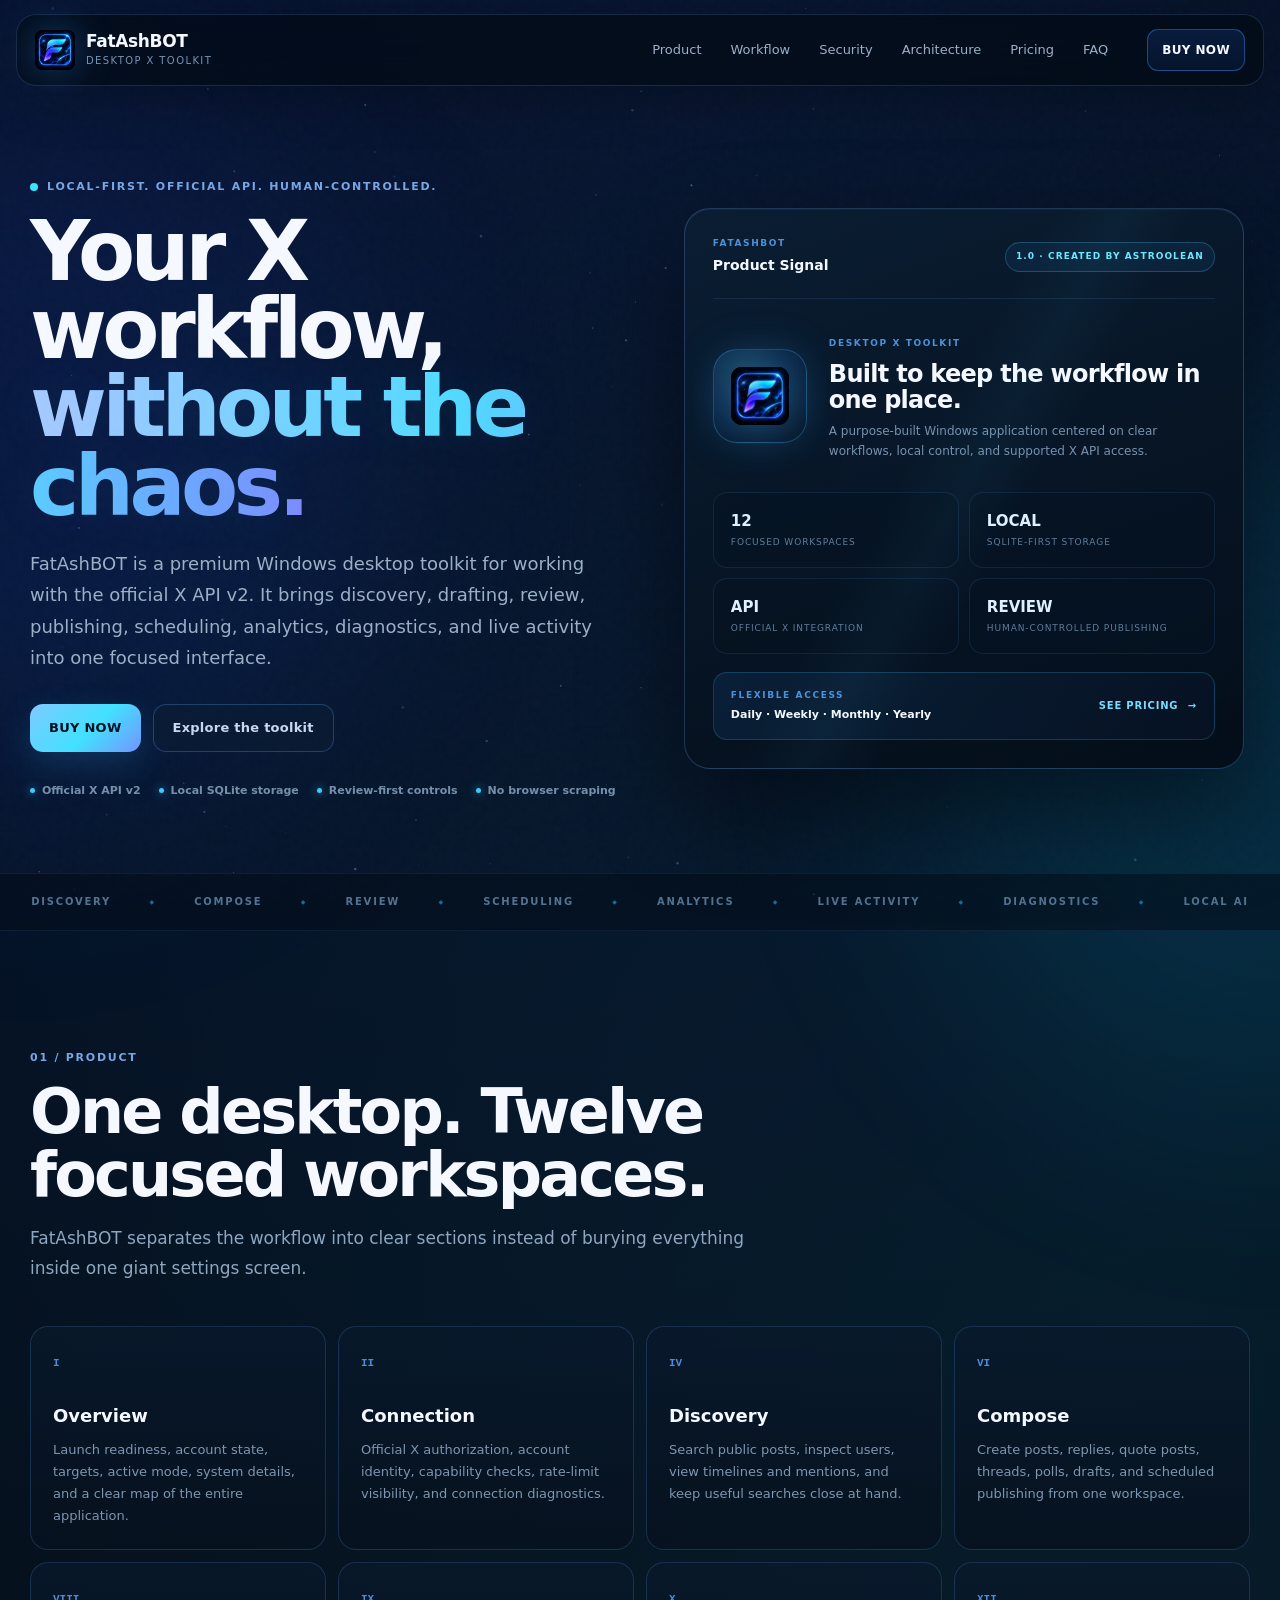
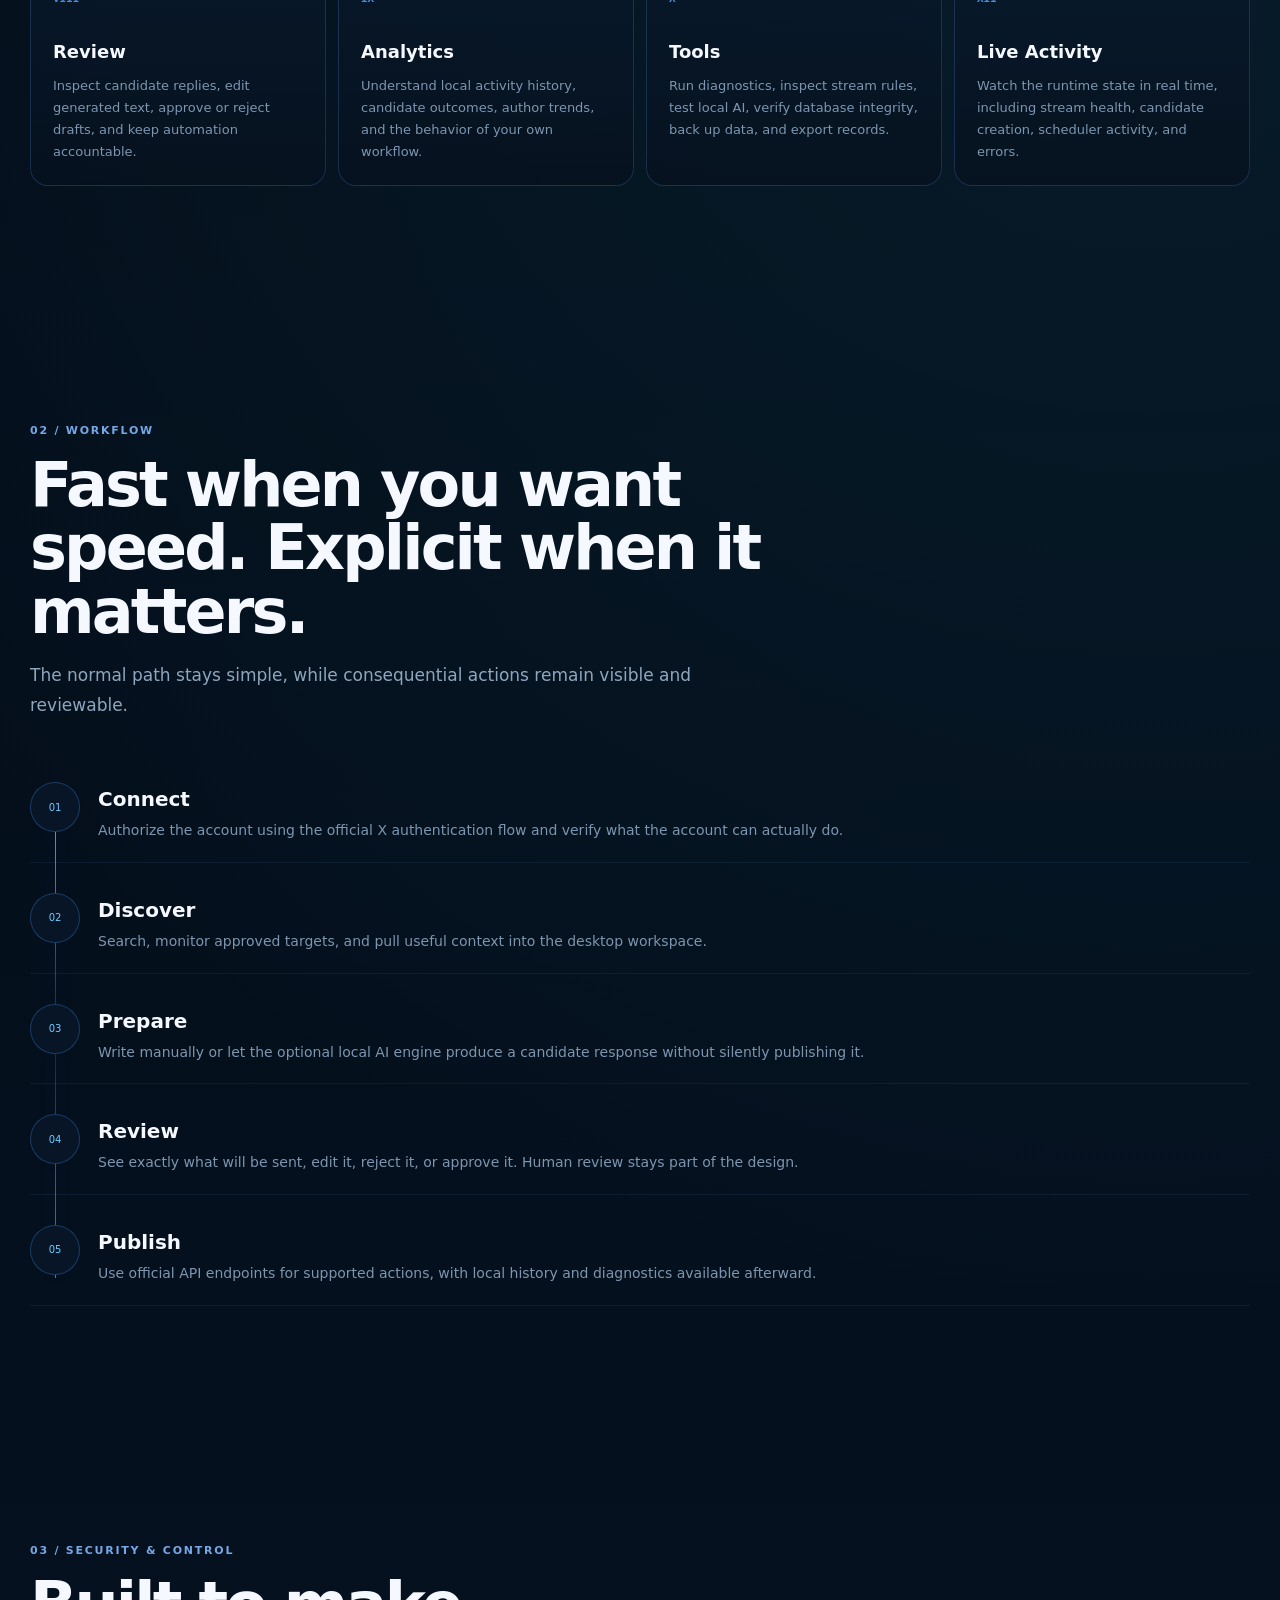
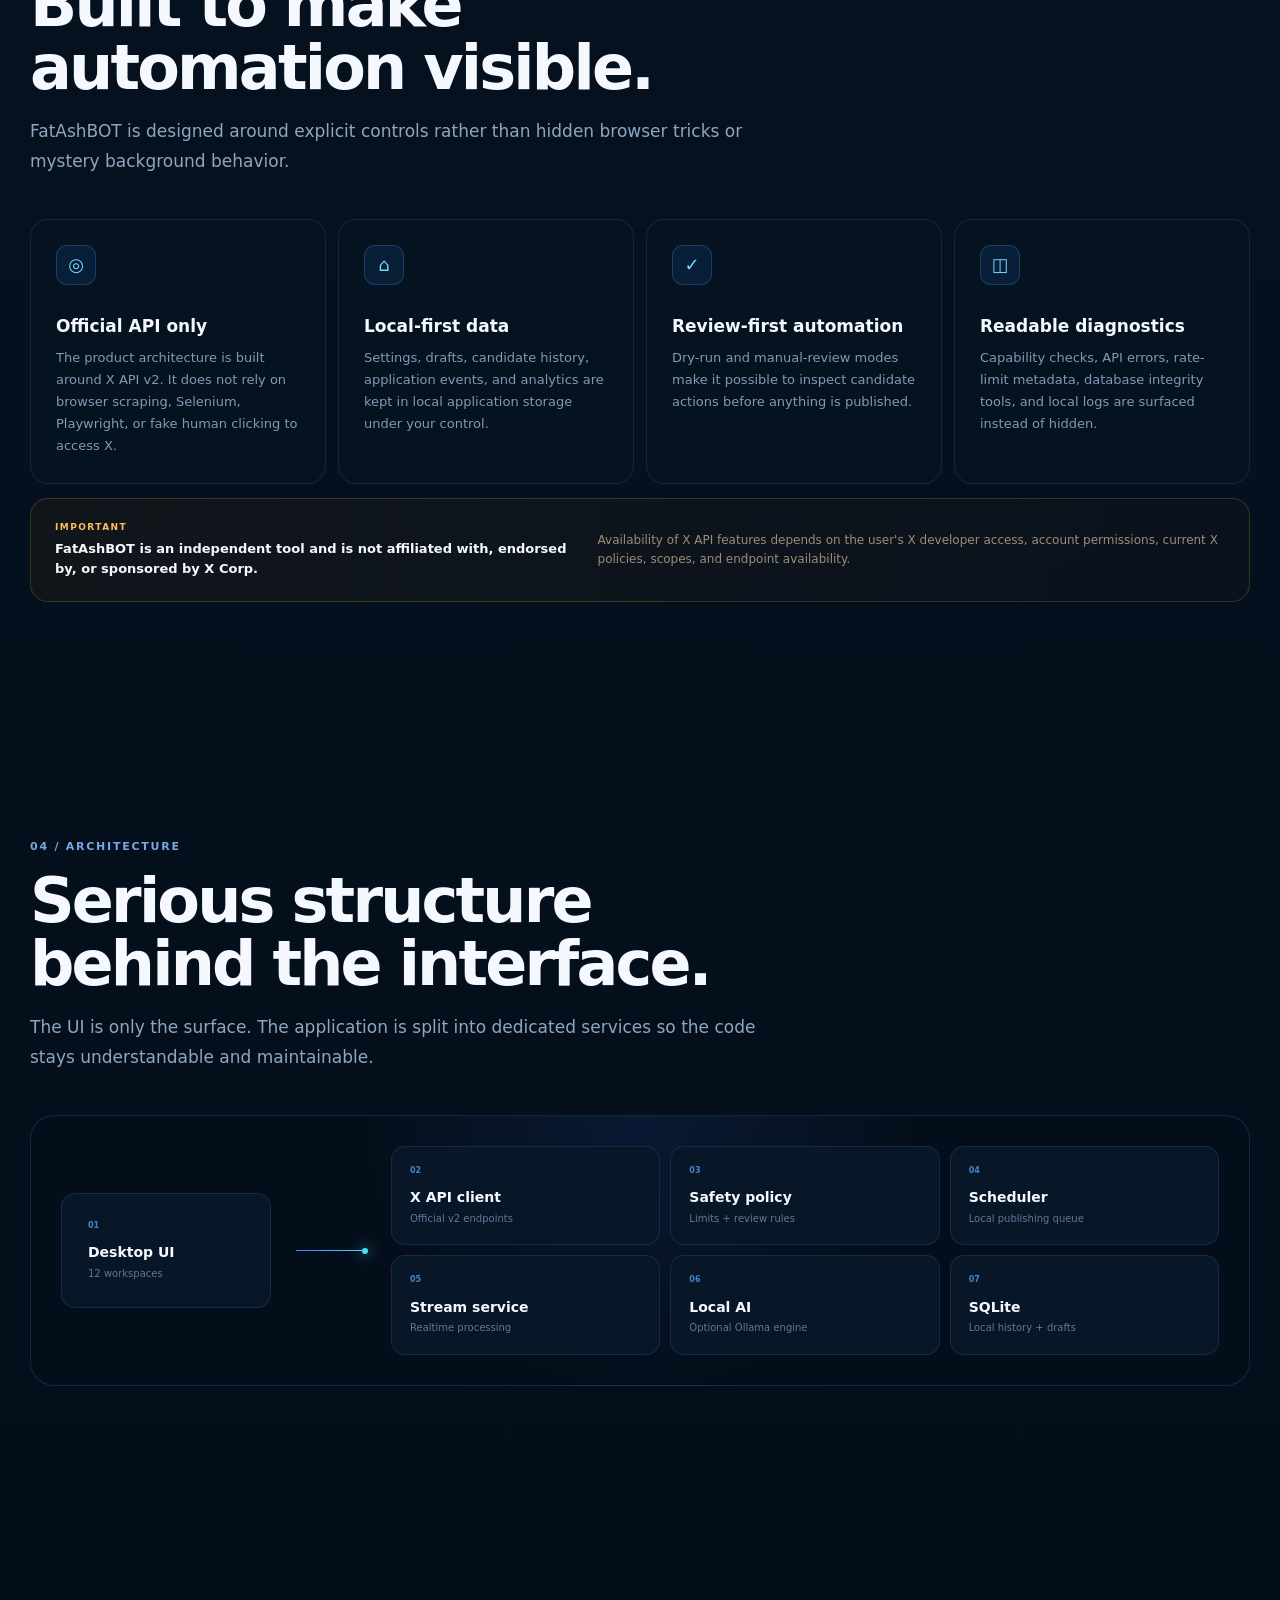
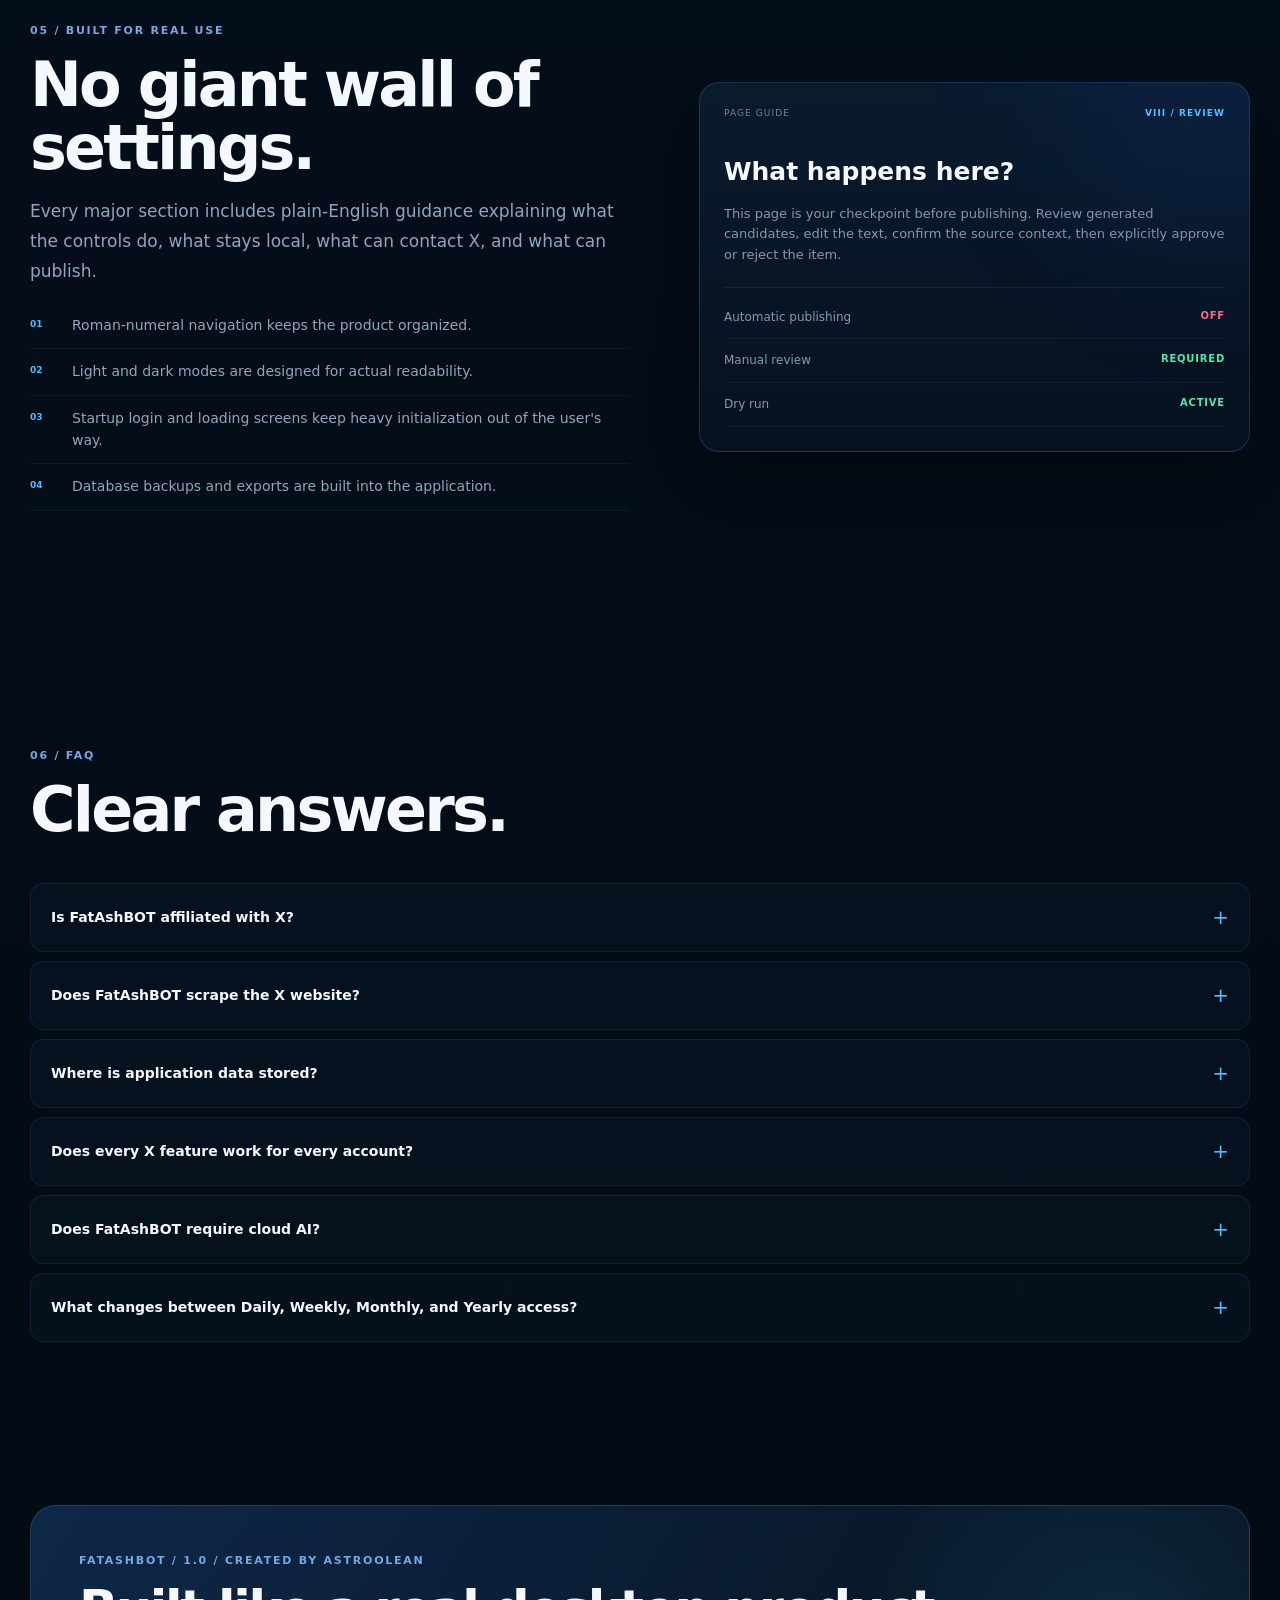
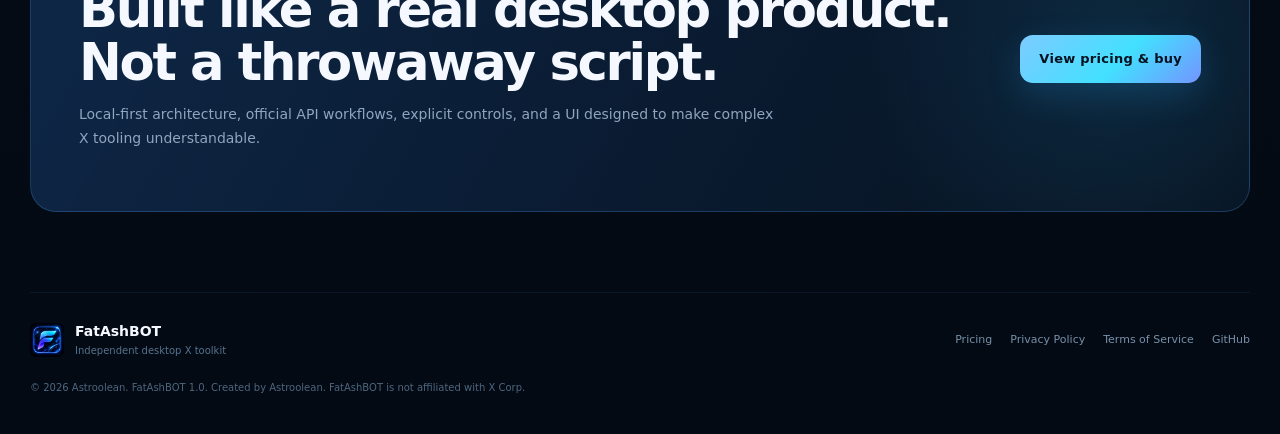
<file: index.html>
<!doctype html>
<html lang="en">
<head>
  <meta charset="utf-8">
  <meta name="viewport" content="width=device-width, initial-scale=1">
  <meta name="theme-color" content="#061120">
  <meta name="description" content="FatAshBOT is a premium local-first desktop toolkit for working with the official X API v2, built around transparent controls, review-first automation, analytics, and account-safe workflows.">
  <meta name="robots" content="index,follow">
  <meta name="author" content="Astroolean">
  <meta property="og:title" content="FatAshBOT 1.0 — Premium X Desktop Toolkit by Astroolean">
  <meta property="og:description" content="A local-first desktop toolkit for official X API workflows, review-first automation, analytics, and account-safe publishing.">
  <meta property="og:type" content="website">
  <meta property="og:url" content="https://astroolean.github.io/">
  <meta property="og:image" content="https://astroolean.github.io/website/assets/og-card.svg">
  <meta name="twitter:card" content="summary_large_image">
  <title>FatAshBOT 1.0 — Premium X Desktop Toolkit by Astroolean</title>
  <link rel="canonical" href="https://astroolean.github.io/">
  <link rel="sitemap" type="application/xml" href="website/sitemap.xml">
  <link rel="icon" href="website/assets/favicon.svg" type="image/svg+xml">
  <link rel="manifest" href="website/site.webmanifest">
  <link rel="stylesheet" href="website/css/styles.css">
</head>
<body>
  <div class="page-noise" aria-hidden="true"></div>
  <canvas id="starfield" aria-hidden="true"></canvas>
  <div class="aurora aurora-a" aria-hidden="true"></div>
  <div class="aurora aurora-b" aria-hidden="true"></div>

  <header class="site-header" id="top">
    <a class="brand" href="#top" aria-label="FatAshBOT home">
      <img src="website/assets/logo.svg" alt="" width="40" height="40">
      <span>
        <strong>FatAshBOT</strong>
        <small>Desktop X Toolkit</small>
      </span>
    </a>
    <nav class="nav" aria-label="Primary navigation">
      <a href="#product">Product</a>
      <a href="#workflow">Workflow</a>
      <a href="#security">Security</a>
      <a href="#architecture">Architecture</a>
      <a href="website/pricing.html">Pricing</a>
      <a href="#faq">FAQ</a>
    </nav>
    <a class="header-cta" href="website/pricing.html">BUY NOW</a>
    <button class="menu-button" type="button" aria-label="Open navigation" aria-expanded="false">
      <span></span><span></span><span></span>
    </button>
  </header>

  <main>
    <section class="hero shell">
      <div class="hero-copy reveal">
        <div class="eyebrow"><span class="pulse"></span> Local-first. Official API. Human-controlled.</div>
        <h1>Your X workflow,<br><span>without the chaos.</span></h1>
        <p class="hero-lead">FatAshBOT is a premium Windows desktop toolkit for working with the official X API v2. It brings discovery, drafting, review, publishing, scheduling, analytics, diagnostics, and live activity into one focused interface.</p>
        <div class="hero-actions">
          <a class="button button-primary" href="website/pricing.html">BUY NOW</a>
          <a class="button button-secondary" href="#product">Explore the toolkit</a>
        </div>
        <div class="hero-trust" aria-label="Product principles">
          <span><i></i> Official X API v2</span>
          <span><i></i> Local SQLite storage</span>
          <span><i></i> Review-first controls</span>
          <span><i></i> No browser scraping</span>
        </div>
      </div>

      <div class="hero-signal reveal" aria-label="FatAshBOT product highlights">
        <div class="signal-halo"></div>
        <div class="signal-card">
          <div class="signal-card-head">
            <div><span>FATASHBOT</span><strong>Product Signal</strong></div>
            <em>1.0 · CREATED BY ASTROOLEAN</em>
          </div>
          <div class="signal-main">
            <div class="signal-mark-wrap"><img src="website/assets/logo.svg" alt="FatAshBOT logo"></div>
            <div class="signal-copy"><small>DESKTOP X TOOLKIT</small><h3>Built to keep the workflow in one place.</h3><p>A purpose-built Windows application centered on clear workflows, local control, and supported X API access.</p></div>
          </div>
          <div class="signal-stats">
            <article><strong>12</strong><span>Focused workspaces</span></article>
            <article><strong>LOCAL</strong><span>SQLite-first storage</span></article>
            <article><strong>API</strong><span>Official X integration</span></article>
            <article><strong>REVIEW</strong><span>Human-controlled publishing</span></article>
          </div>
          <div class="signal-access">
            <div><small>FLEXIBLE ACCESS</small><strong>Daily · Weekly · Monthly · Yearly</strong></div>
            <a href="website/pricing.html">See pricing <span>→</span></a>
          </div>
        </div>
      </div>
    </section>

    <section class="signal-strip" aria-label="Product capabilities">
      <div class="signal-track">
        <span>DISCOVERY</span><b>◆</b><span>COMPOSE</span><b>◆</b><span>REVIEW</span><b>◆</b><span>SCHEDULING</span><b>◆</b><span>ANALYTICS</span><b>◆</b><span>LIVE ACTIVITY</span><b>◆</b><span>DIAGNOSTICS</span><b>◆</b><span>LOCAL AI</span>
      </div>
    </section>

    <section class="section shell" id="product">
      <div class="section-heading reveal">
        <div class="kicker">01 / PRODUCT</div>
        <h2>One desktop. Twelve focused workspaces.</h2>
        <p>FatAshBOT separates the workflow into clear sections instead of burying everything inside one giant settings screen.</p>
      </div>
      <div class="feature-grid">
        <article class="feature-card reveal"><span class="feature-index">I</span><h3>Overview</h3><p>Launch readiness, account state, targets, active mode, system details, and a clear map of the entire application.</p></article>
        <article class="feature-card reveal"><span class="feature-index">II</span><h3>Connection</h3><p>Official X authorization, account identity, capability checks, rate-limit visibility, and connection diagnostics.</p></article>
        <article class="feature-card reveal"><span class="feature-index">IV</span><h3>Discovery</h3><p>Search public posts, inspect users, view timelines and mentions, and keep useful searches close at hand.</p></article>
        <article class="feature-card reveal"><span class="feature-index">VI</span><h3>Compose</h3><p>Create posts, replies, quote posts, threads, polls, drafts, and scheduled publishing from one workspace.</p></article>
        <article class="feature-card reveal"><span class="feature-index">VIII</span><h3>Review</h3><p>Inspect candidate replies, edit generated text, approve or reject drafts, and keep automation accountable.</p></article>
        <article class="feature-card reveal"><span class="feature-index">IX</span><h3>Analytics</h3><p>Understand local activity history, candidate outcomes, author trends, and the behavior of your own workflow.</p></article>
        <article class="feature-card reveal"><span class="feature-index">X</span><h3>Tools</h3><p>Run diagnostics, inspect stream rules, test local AI, verify database integrity, back up data, and export records.</p></article>
        <article class="feature-card reveal"><span class="feature-index">XII</span><h3>Live Activity</h3><p>Watch the runtime state in real time, including stream health, candidate creation, scheduler activity, and errors.</p></article>
      </div>
    </section>

    <section class="section shell split-section" id="workflow">
      <div class="section-heading reveal">
        <div class="kicker">02 / WORKFLOW</div>
        <h2>Fast when you want speed. Explicit when it matters.</h2>
        <p>The normal path stays simple, while consequential actions remain visible and reviewable.</p>
      </div>
      <div class="workflow-board reveal">
        <div class="workflow-line"></div>
        <article><span>01</span><div><h3>Connect</h3><p>Authorize the account using the official X authentication flow and verify what the account can actually do.</p></div></article>
        <article><span>02</span><div><h3>Discover</h3><p>Search, monitor approved targets, and pull useful context into the desktop workspace.</p></div></article>
        <article><span>03</span><div><h3>Prepare</h3><p>Write manually or let the optional local AI engine produce a candidate response without silently publishing it.</p></div></article>
        <article><span>04</span><div><h3>Review</h3><p>See exactly what will be sent, edit it, reject it, or approve it. Human review stays part of the design.</p></div></article>
        <article><span>05</span><div><h3>Publish</h3><p>Use official API endpoints for supported actions, with local history and diagnostics available afterward.</p></div></article>
      </div>
    </section>

    <section class="section shell" id="security">
      <div class="section-heading reveal">
        <div class="kicker">03 / SECURITY & CONTROL</div>
        <h2>Built to make automation visible.</h2>
        <p>FatAshBOT is designed around explicit controls rather than hidden browser tricks or mystery background behavior.</p>
      </div>
      <div class="security-layout">
        <div class="security-panel reveal">
          <div class="security-icon">◎</div>
          <h3>Official API only</h3>
          <p>The product architecture is built around X API v2. It does not rely on browser scraping, Selenium, Playwright, or fake human clicking to access X.</p>
        </div>
        <div class="security-panel reveal">
          <div class="security-icon">⌂</div>
          <h3>Local-first data</h3>
          <p>Settings, drafts, candidate history, application events, and analytics are kept in local application storage under your control.</p>
        </div>
        <div class="security-panel reveal">
          <div class="security-icon">✓</div>
          <h3>Review-first automation</h3>
          <p>Dry-run and manual-review modes make it possible to inspect candidate actions before anything is published.</p>
        </div>
        <div class="security-panel reveal">
          <div class="security-icon">◫</div>
          <h3>Readable diagnostics</h3>
          <p>Capability checks, API errors, rate-limit metadata, database integrity tools, and local logs are surfaced instead of hidden.</p>
        </div>
      </div>
      <div class="compliance-note reveal">
        <div><span>IMPORTANT</span><strong>FatAshBOT is an independent tool and is not affiliated with, endorsed by, or sponsored by X Corp.</strong></div>
        <p>Availability of X API features depends on the user's X developer access, account permissions, current X policies, scopes, and endpoint availability.</p>
      </div>
    </section>

    <section class="section shell" id="architecture">
      <div class="section-heading reveal">
        <div class="kicker">04 / ARCHITECTURE</div>
        <h2>Serious structure behind the interface.</h2>
        <p>The UI is only the surface. The application is split into dedicated services so the code stays understandable and maintainable.</p>
      </div>
      <div class="architecture-card reveal">
        <div class="arch-node arch-user"><span>01</span><strong>Desktop UI</strong><small>12 workspaces</small></div>
        <div class="arch-path"></div>
        <div class="arch-cluster">
          <div class="arch-node"><span>02</span><strong>X API client</strong><small>Official v2 endpoints</small></div>
          <div class="arch-node"><span>03</span><strong>Safety policy</strong><small>Limits + review rules</small></div>
          <div class="arch-node"><span>04</span><strong>Scheduler</strong><small>Local publishing queue</small></div>
          <div class="arch-node"><span>05</span><strong>Stream service</strong><small>Realtime processing</small></div>
          <div class="arch-node"><span>06</span><strong>Local AI</strong><small>Optional Ollama engine</small></div>
          <div class="arch-node"><span>07</span><strong>SQLite</strong><small>Local history + drafts</small></div>
        </div>
      </div>
    </section>

    <section class="section shell detail-band">
      <div class="detail-copy reveal">
        <div class="kicker">05 / BUILT FOR REAL USE</div>
        <h2>No giant wall of settings.</h2>
        <p>Every major section includes plain-English guidance explaining what the controls do, what stays local, what can contact X, and what can publish.</p>
        <ul>
          <li><span>01</span> Roman-numeral navigation keeps the product organized.</li>
          <li><span>02</span> Light and dark modes are designed for actual readability.</li>
          <li><span>03</span> Startup login and loading screens keep heavy initialization out of the user's way.</li>
          <li><span>04</span> Database backups and exports are built into the application.</li>
        </ul>
      </div>
      <div class="detail-visual reveal">
        <div class="mini-window">
          <div class="mini-top"><span>Page guide</span><b>VIII / Review</b></div>
          <h3>What happens here?</h3>
          <p>This page is your checkpoint before publishing. Review generated candidates, edit the text, confirm the source context, then explicitly approve or reject the item.</p>
          <div class="mini-rule"></div>
          <div class="mini-row"><span>Automatic publishing</span><strong>OFF</strong></div>
          <div class="mini-row"><span>Manual review</span><strong class="good">REQUIRED</strong></div>
          <div class="mini-row"><span>Dry run</span><strong class="good">ACTIVE</strong></div>
        </div>
      </div>
    </section>

    <section class="section shell faq" id="faq">
      <div class="section-heading reveal">
        <div class="kicker">06 / FAQ</div>
        <h2>Clear answers.</h2>
      </div>
      <div class="faq-list">
        <details class="reveal"><summary>Is FatAshBOT affiliated with X?</summary><p>No. FatAshBOT is an independent desktop application. X and the X logo are trademarks of X Corp.</p></details>
        <details class="reveal"><summary>Does FatAshBOT scrape the X website?</summary><p>No. The product architecture is built around the official X API v2 and supported authentication flows.</p></details>
        <details class="reveal"><summary>Where is application data stored?</summary><p>FatAshBOT is local-first. Application settings, drafts, event history, candidate records, and analytics are stored locally on the user's machine unless an action explicitly needs to contact X or another configured local service.</p></details>
        <details class="reveal"><summary>Does every X feature work for every account?</summary><p>No. X controls developer access, endpoint availability, authentication requirements, scopes, rate limits, and account permissions. FatAshBOT reports API failures rather than pretending access exists.</p></details>
        <details class="reveal"><summary>Does FatAshBOT require cloud AI?</summary><p>No. AI assistance is optional. The current design supports a local Ollama-compatible model so generated text can remain on the user's machine.</p></details>
        <details class="reveal"><summary>What changes between Daily, Weekly, Monthly, and Yearly access?</summary><p>Every term provides FatAshBOT access. Longer terms add stronger support status, earlier access to selected builds, more hands-on setup help, and premium customization perks. Yearly includes the highest support status and a scoped custom-branding package.</p></details>
      </div>
    </section>

    <section class="cta-section shell reveal">
      <div>
        <div class="kicker">FATASHBOT / 1.0 / CREATED BY ASTROOLEAN</div>
        <h2>Built like a real desktop product.<br>Not a throwaway script.</h2>
        <p>Local-first architecture, official API workflows, explicit controls, and a UI designed to make complex X tooling understandable.</p>
      </div>
      <a class="button button-primary" href="website/pricing.html">View pricing &amp; buy</a>
    </section>
  </main>

  <footer class="site-footer shell">
    <div class="footer-brand">
      <img src="website/assets/logo.svg" alt="" width="34" height="34">
      <div><strong>FatAshBOT</strong><small>Independent desktop X toolkit</small></div>
    </div>
    <div class="footer-links">
      <a href="website/pricing.html">Pricing</a>
      <a href="website/privacy.html">Privacy Policy</a>
      <a href="website/terms.html">Terms of Service</a>
      <a href="https://github.com/astroolean" target="_blank" rel="noreferrer">GitHub</a>
    </div>
    <p>© <span id="year"></span> Astroolean. FatAshBOT 1.0. Created by Astroolean. FatAshBOT is not affiliated with X Corp.</p>
  </footer>

  <script src="website/js/script.js"></script>
</body>
</html>
</file>
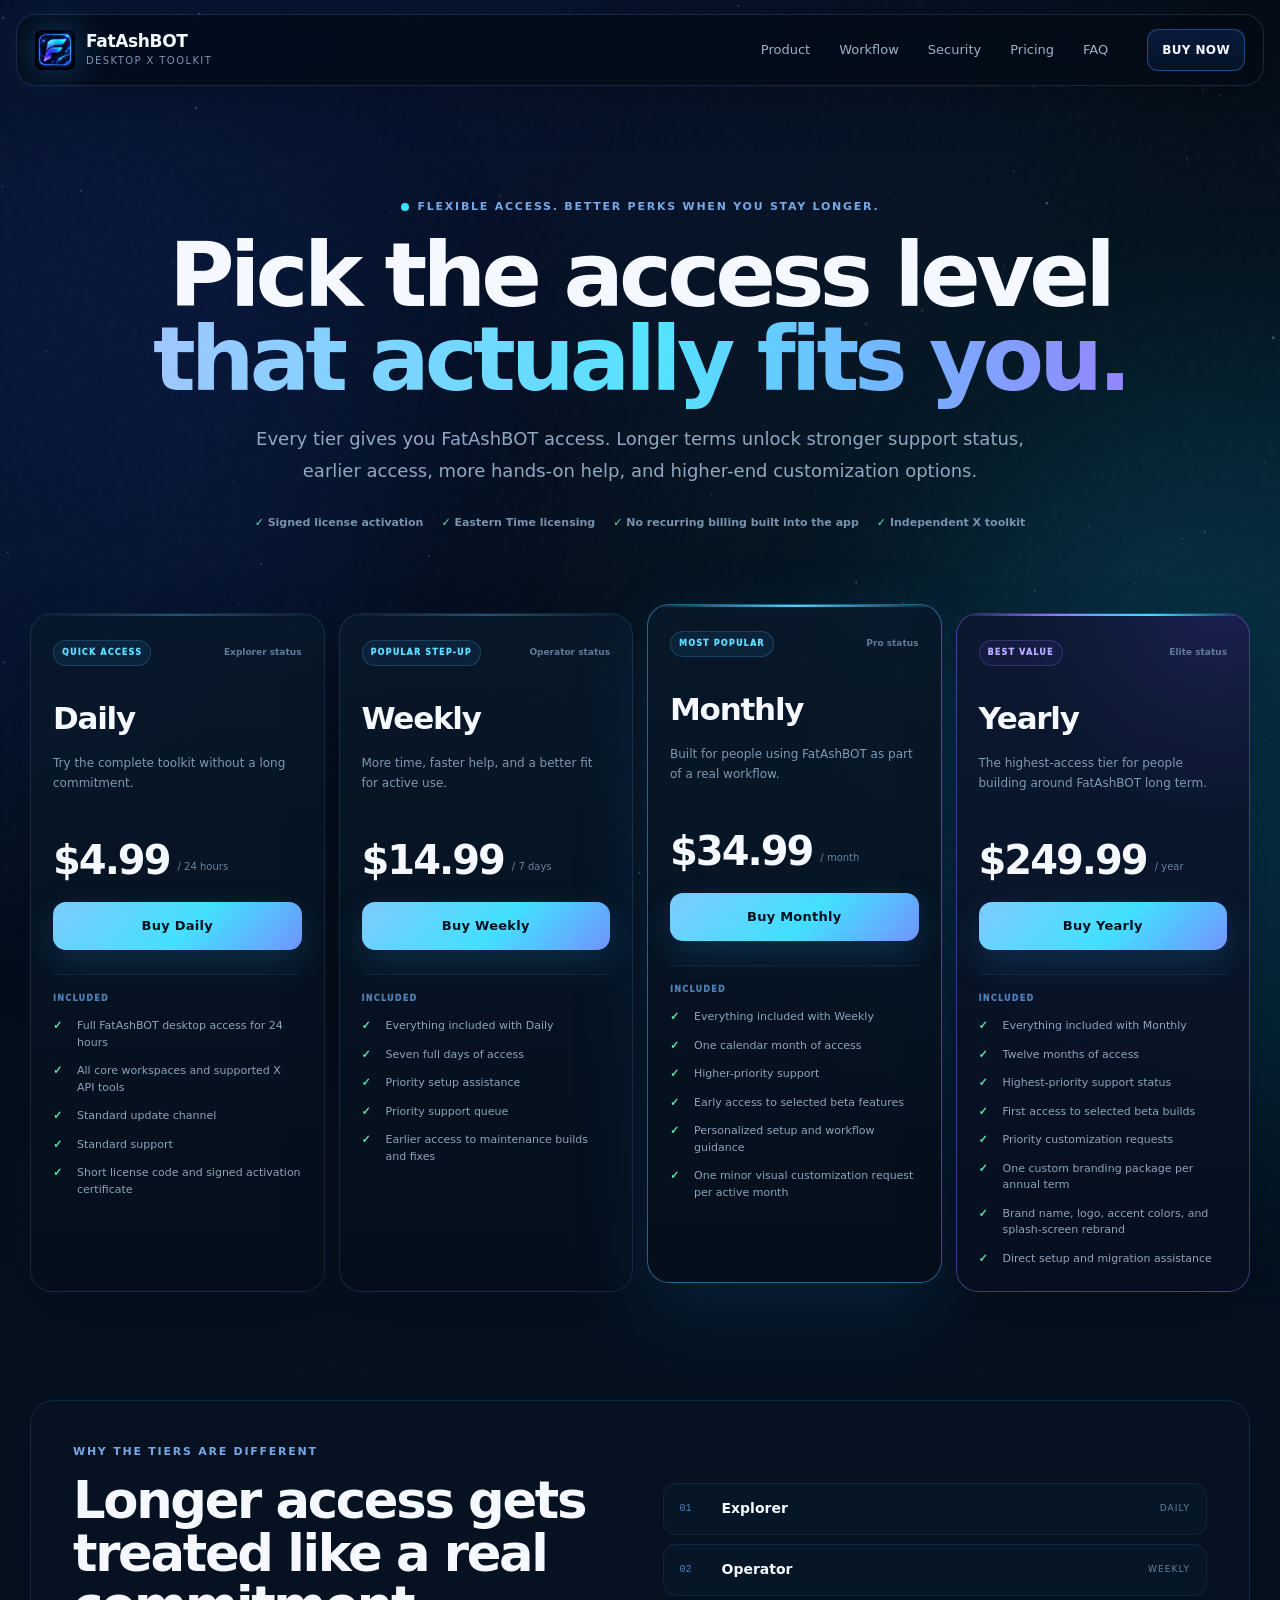
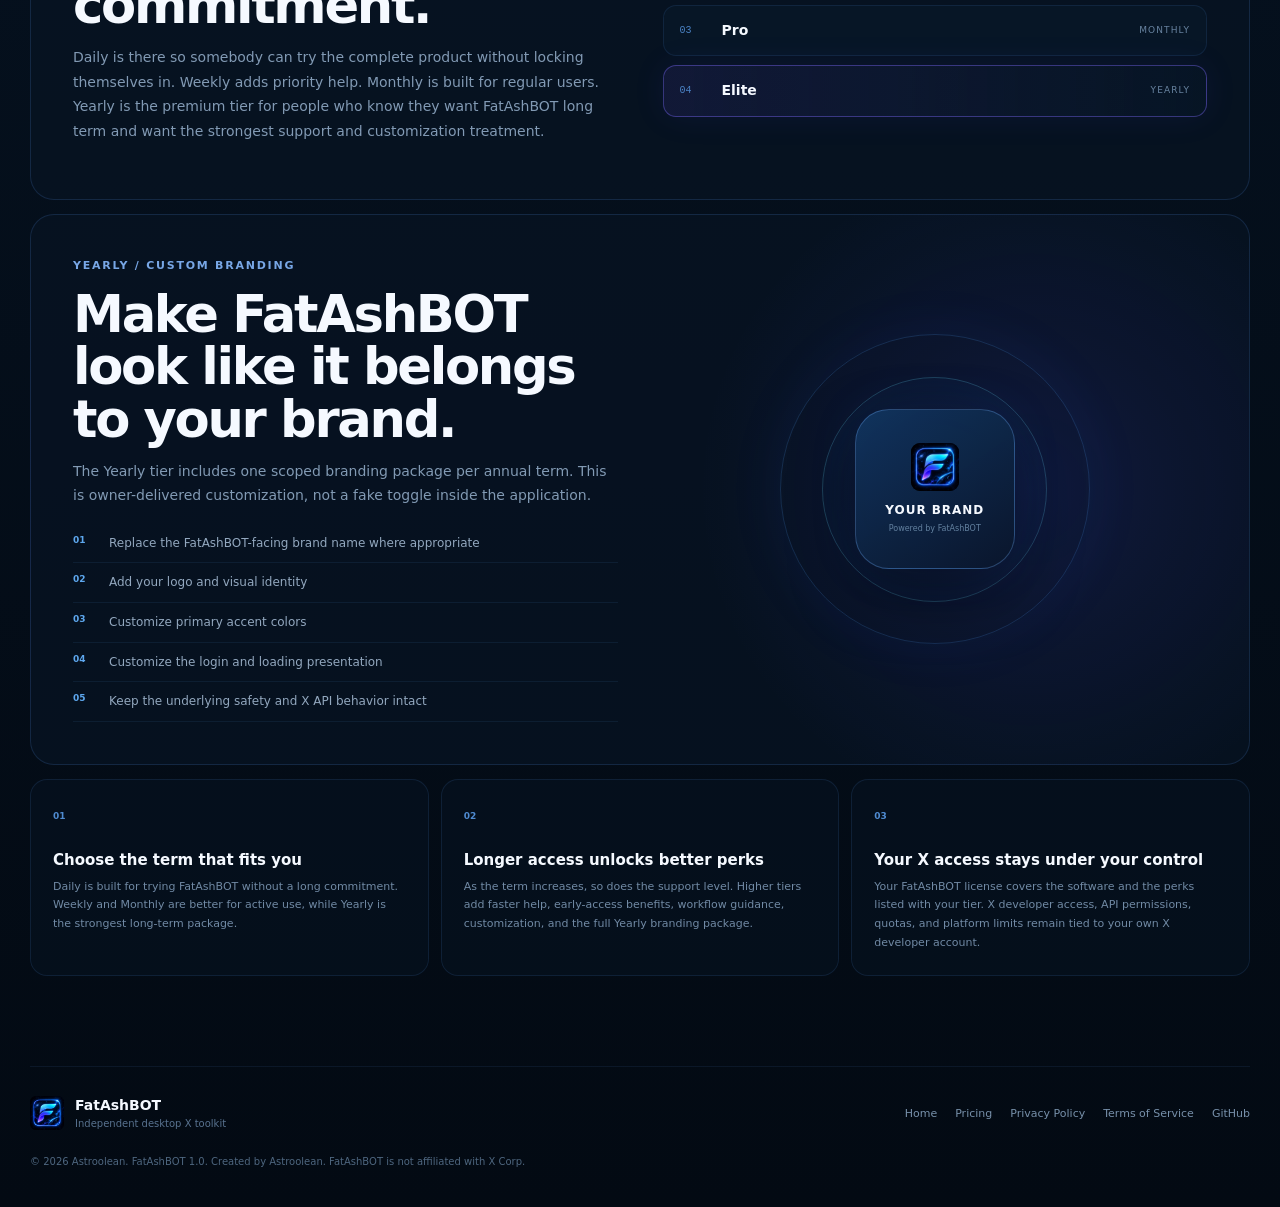
<file: website/pricing/index.html>
<!doctype html>
<html lang="en">
<head>
<meta charset="utf-8">
<meta name="viewport" content="width=device-width,initial-scale=1">
<meta http-equiv="refresh" content="0; url=../pricing.html">
<link rel="canonical" href="../pricing.html">
<title>FatAshBOT | Redirecting</title>
<script>location.replace('../pricing.html');</script>
</head>
<body><p>Redirecting to <a href="../pricing.html">Pricing</a>...</p></body>
</html>
</file>
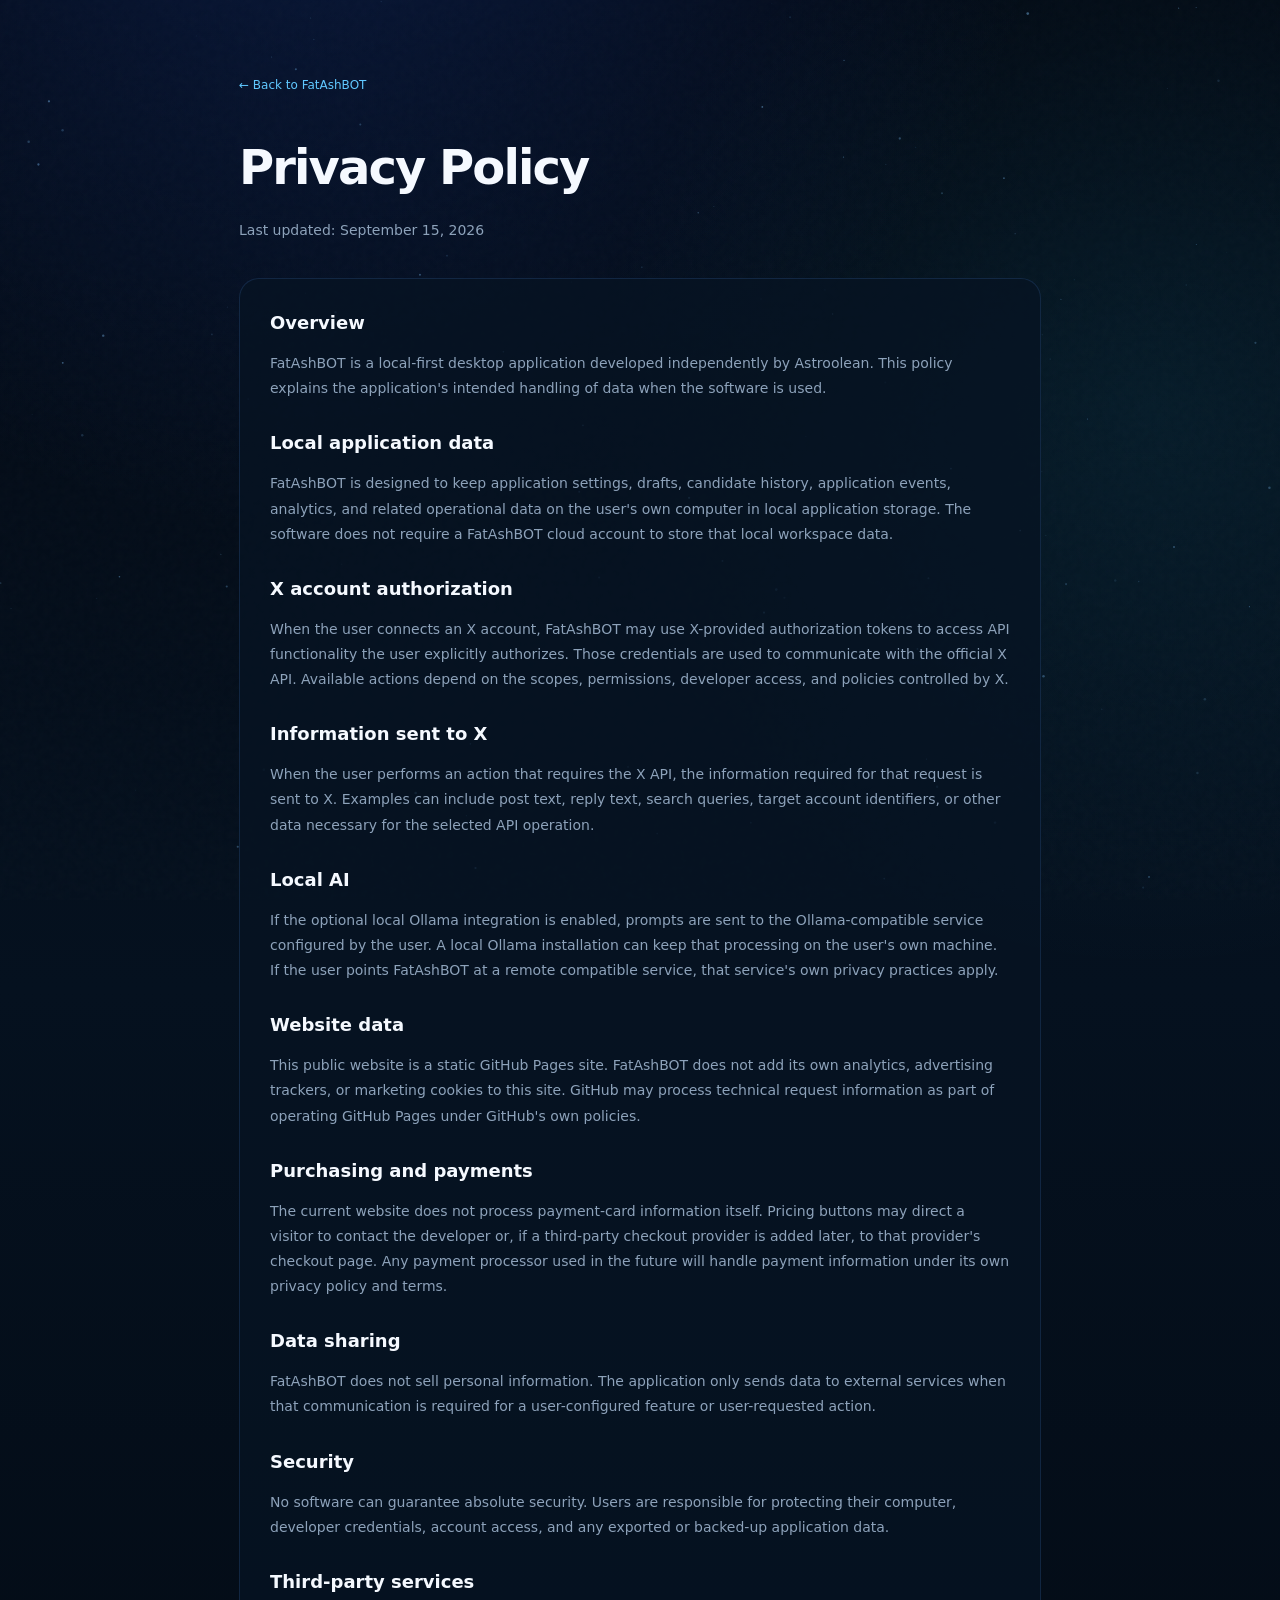
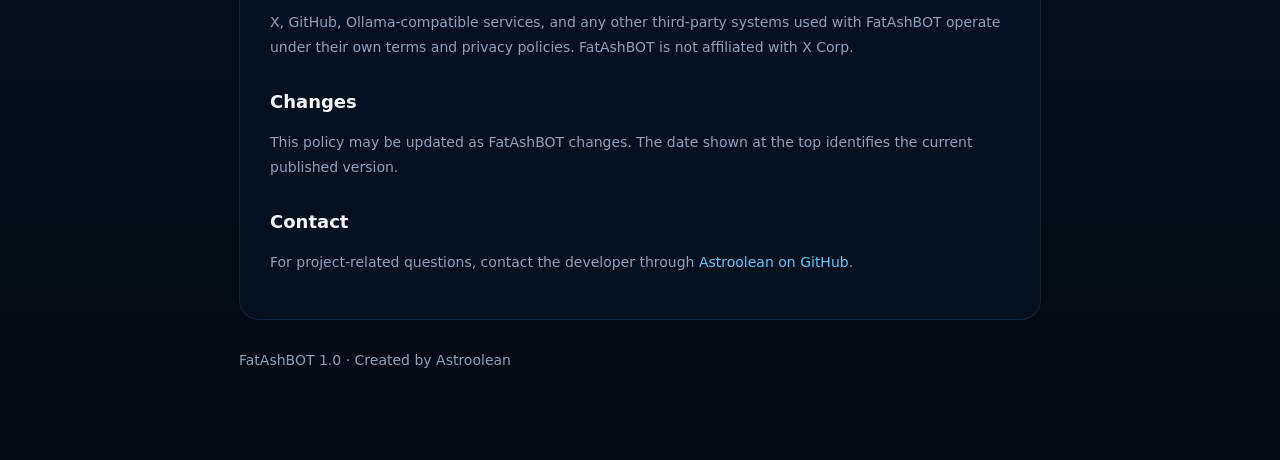
<file: website/privacy/index.html>
<!doctype html>
<html lang="en">
<head>
<meta charset="utf-8">
<meta name="viewport" content="width=device-width,initial-scale=1">
<meta http-equiv="refresh" content="0; url=../privacy.html">
<link rel="canonical" href="../privacy.html">
<title>FatAshBOT | Redirecting</title>
<script>location.replace('../privacy.html');</script>
</head>
<body><p>Redirecting to <a href="../privacy.html">Privacy</a>...</p></body>
</html>
</file>
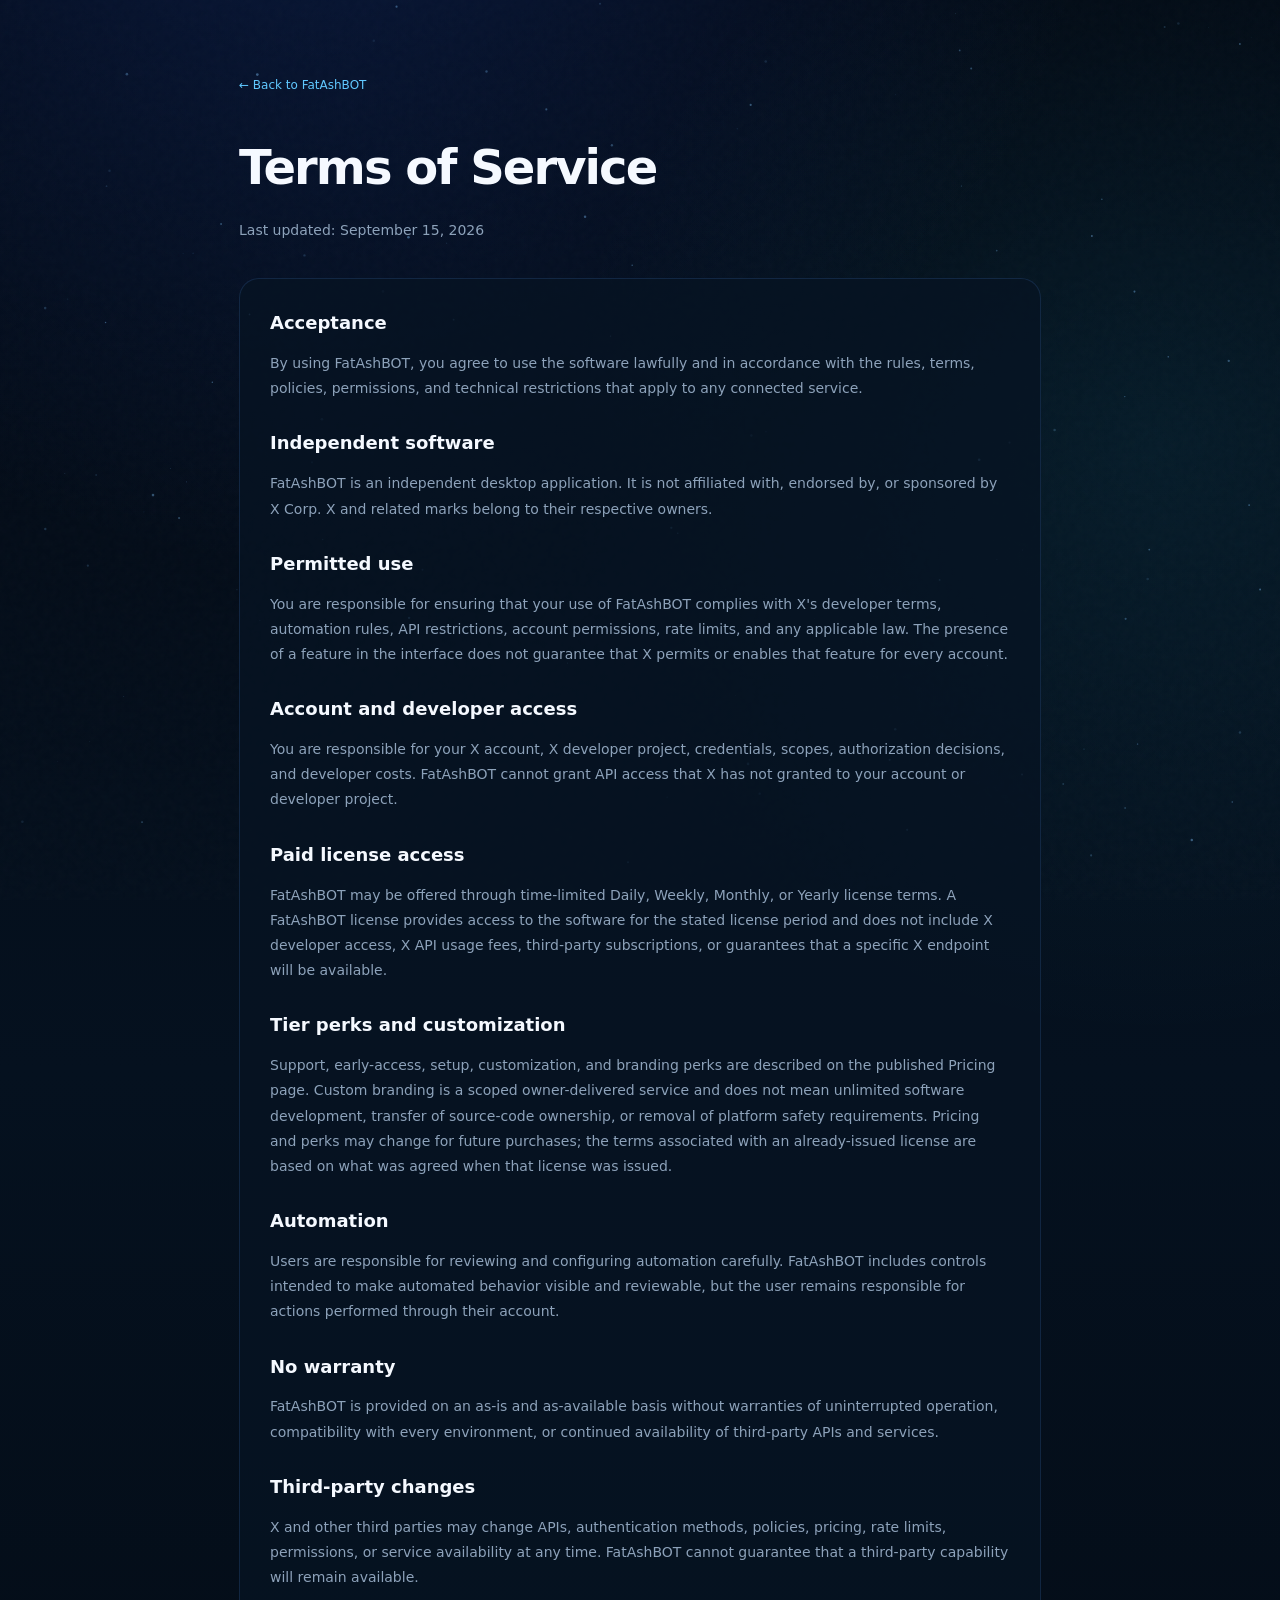
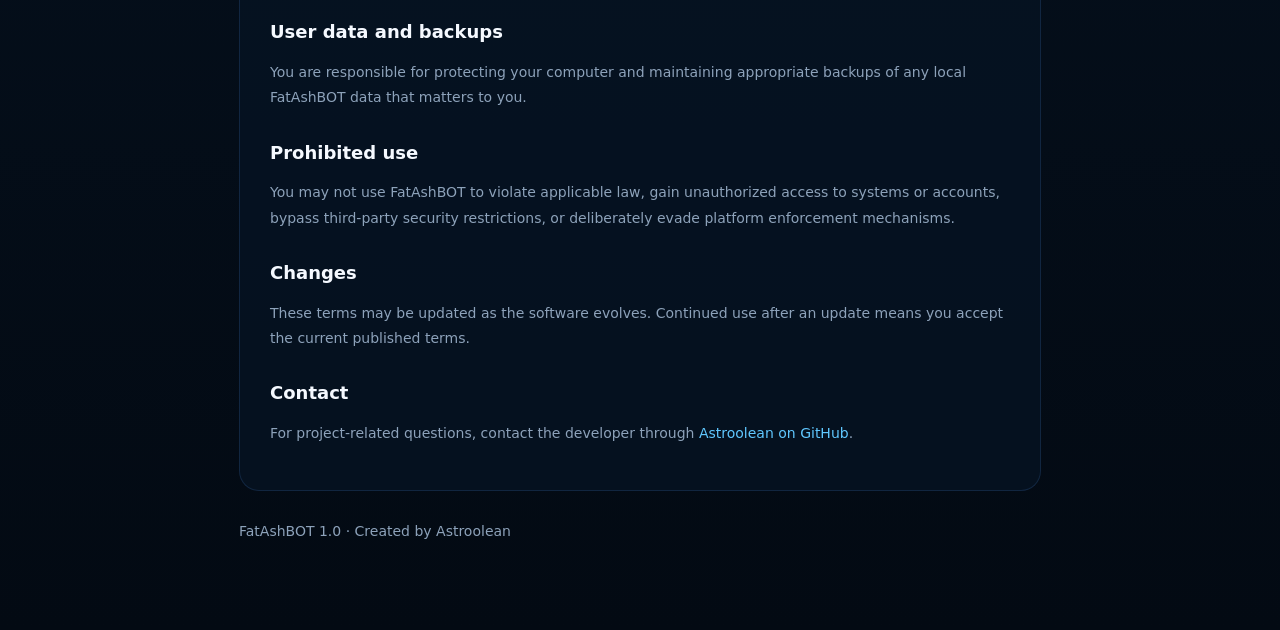
<file: website/terms/index.html>
<!doctype html>
<html lang="en">
<head>
<meta charset="utf-8">
<meta name="viewport" content="width=device-width,initial-scale=1">
<meta http-equiv="refresh" content="0; url=../terms.html">
<link rel="canonical" href="../terms.html">
<title>FatAshBOT | Redirecting</title>
<script>location.replace('../terms.html');</script>
</head>
<body><p>Redirecting to <a href="../terms.html">Terms</a>...</p></body>
</html>
</file>
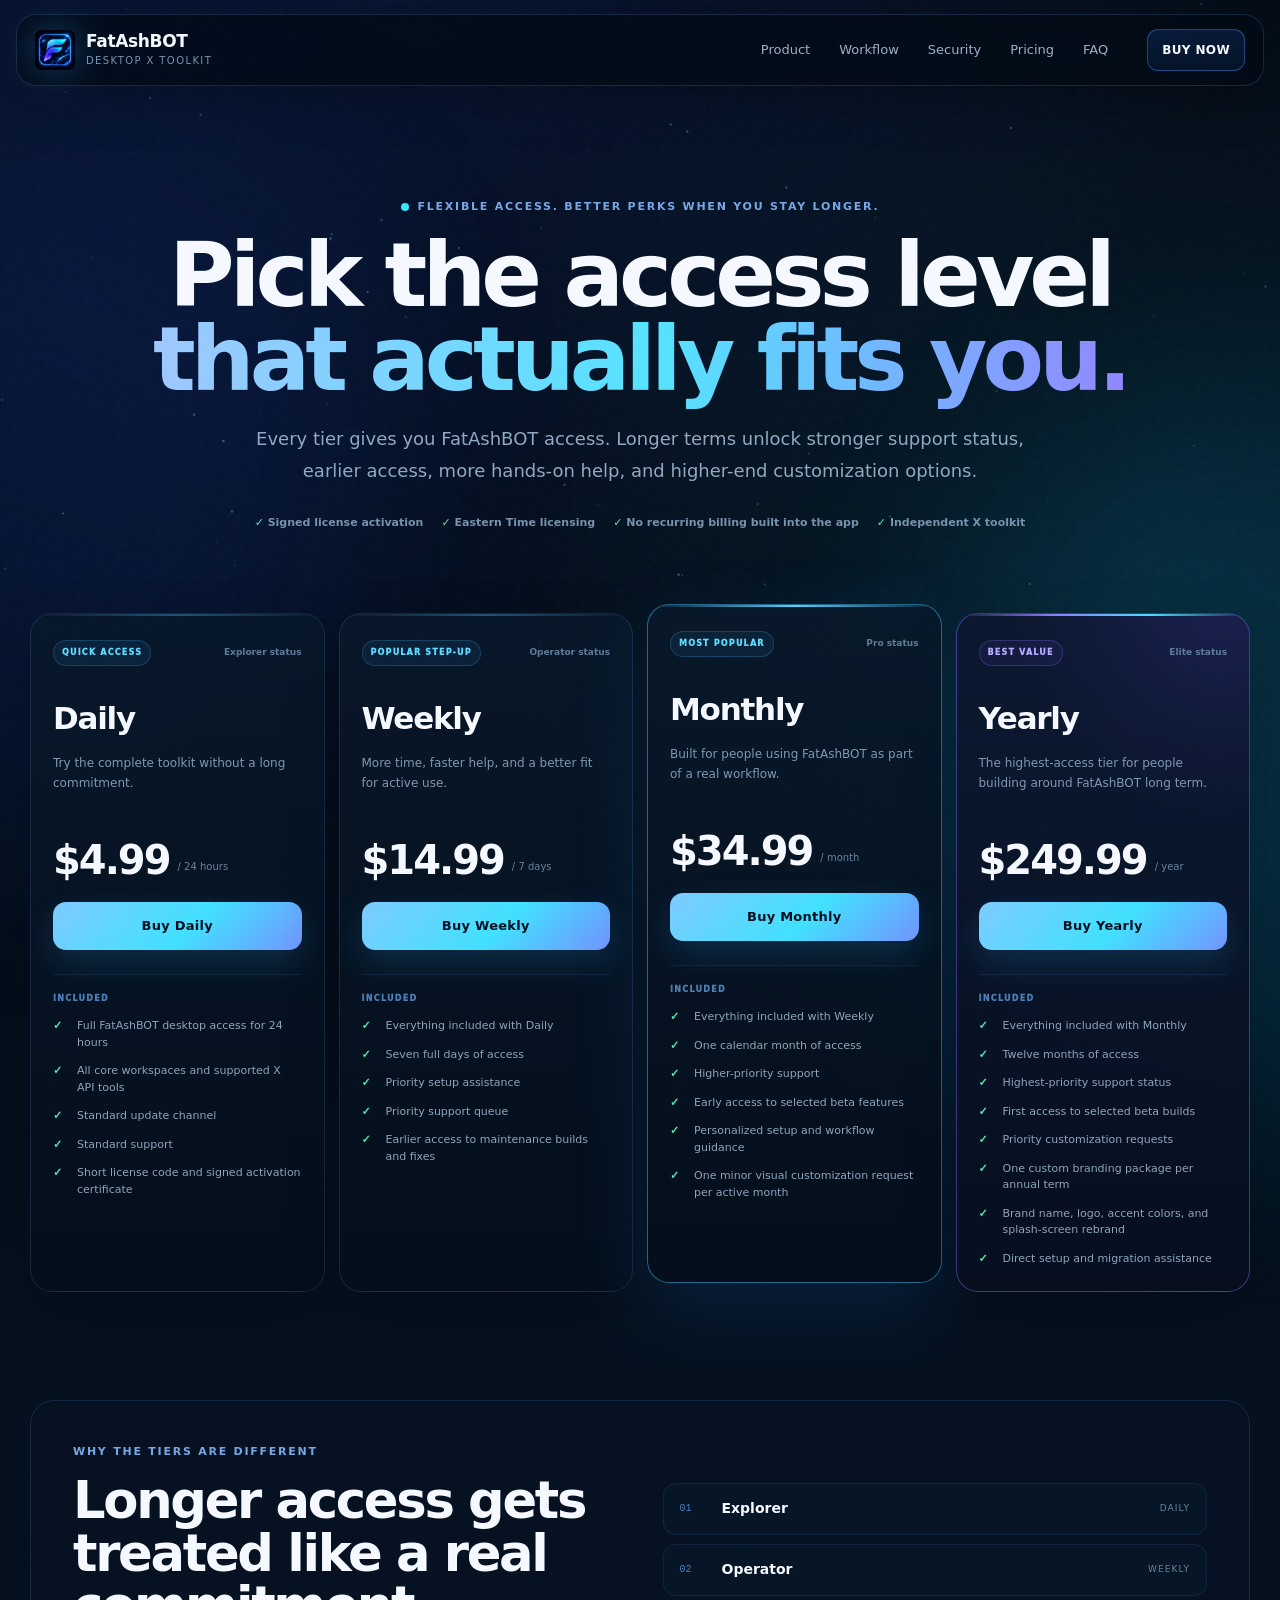
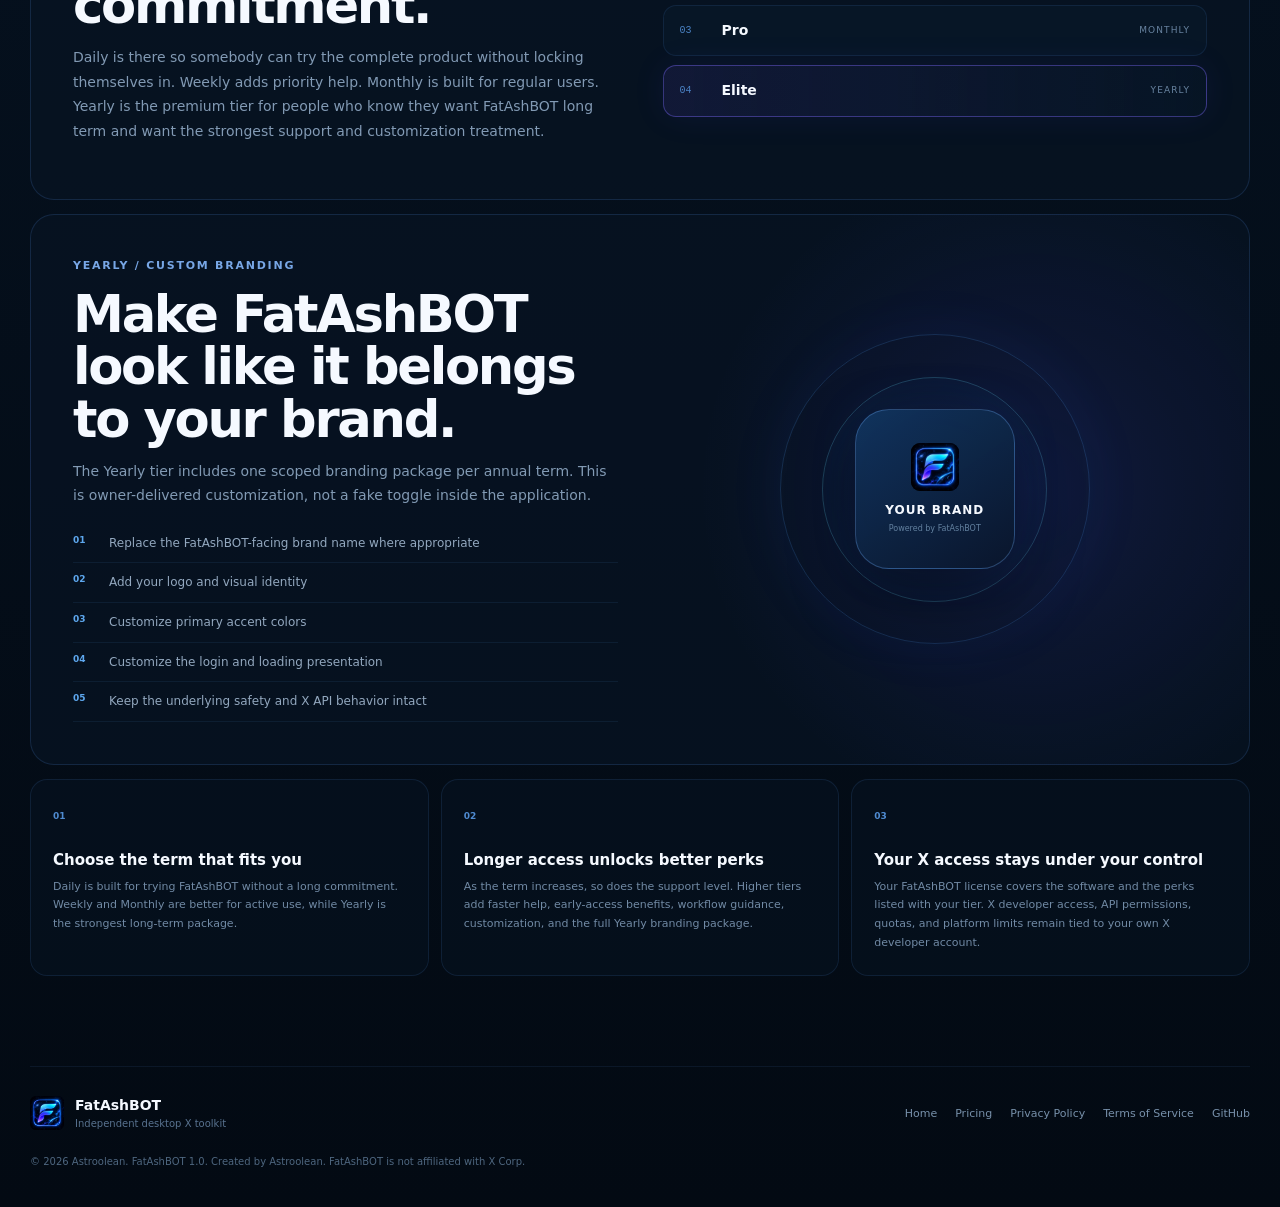
<file: website/pricing.html>
<!doctype html>
<html lang="en">
<head>
  <meta charset="utf-8">
  <meta name="author" content="Astroolean">
  <meta name="viewport" content="width=device-width, initial-scale=1">
  <meta name="theme-color" content="#061120">
  <meta name="description" content="Choose FatAshBOT access from Daily, Weekly, Monthly, and Yearly licensing tiers, with better support, customization, and brand services at longer terms.">
  <meta property="og:title" content="FatAshBOT Pricing">
  <meta property="og:description" content="Flexible FatAshBOT licensing from one day to one year, with premium perks for longer-term users.">
  <meta property="og:type" content="website">
  <meta property="og:url" content="https://astroolean.github.io/website/pricing.html">
  <meta property="og:image" content="https://astroolean.github.io/website/assets/og-card.svg">
  <link rel="canonical" href="https://astroolean.github.io/website/pricing.html">
  <title>Pricing — FatAshBOT 1.0 by Astroolean</title>
  <link rel="icon" href="assets/favicon.svg" type="image/svg+xml">
  <link rel="stylesheet" href="css/styles.css">
</head>
<body>
  <div class="page-noise" aria-hidden="true"></div>
  <canvas id="starfield" aria-hidden="true"></canvas>
  <div class="aurora aurora-a" aria-hidden="true"></div>
  <div class="aurora aurora-b" aria-hidden="true"></div>

  <header class="site-header">
    <a class="brand" href="../index.html" aria-label="FatAshBOT home">
      <img src="assets/logo.svg" alt="" width="40" height="40">
      <span><strong>FatAshBOT</strong><small>Desktop X Toolkit</small></span>
    </a>
    <nav class="nav" aria-label="Primary navigation">
      <a href="../index.html#product">Product</a>
      <a href="../index.html#workflow">Workflow</a>
      <a href="../index.html#security">Security</a>
      <a href="pricing.html" aria-current="page">Pricing</a>
      <a href="../index.html#faq">FAQ</a>
    </nav>
    <a class="header-cta current" href="pricing.html">BUY NOW</a>
    <button class="menu-button" type="button" aria-label="Open navigation" aria-expanded="false"><span></span><span></span><span></span></button>
  </header>

  <main class="pricing-main">
    <section class="pricing-hero shell reveal">
      <div class="eyebrow"><span class="pulse"></span> Flexible access. Better perks when you stay longer.</div>
      <h1>Pick the access level<br><span>that actually fits you.</span></h1>
      <p>Every tier gives you FatAshBOT access. Longer terms unlock stronger support status, earlier access, more hands-on help, and higher-end customization options.</p>
      <div class="pricing-trust">
        <span>✓ Signed license activation</span><span>✓ Eastern Time licensing</span><span>✓ No recurring billing built into the app</span><span>✓ Independent X toolkit</span>
      </div>
    </section>

    <section class="pricing-shell shell">
      <div class="pricing-grid" data-pricing-grid></div>
    </section>

    <section class="tier-philosophy shell reveal">
      <div>
        <div class="kicker">WHY THE TIERS ARE DIFFERENT</div>
        <h2>Longer access gets treated like a real commitment.</h2>
        <p>Daily is there so somebody can try the complete product without locking themselves in. Weekly adds priority help. Monthly is built for regular users. Yearly is the premium tier for people who know they want FatAshBOT long term and want the strongest support and customization treatment.</p>
      </div>
      <div class="tier-ladder">
        <div><span>01</span><strong>Explorer</strong><small>Daily</small></div>
        <div><span>02</span><strong>Operator</strong><small>Weekly</small></div>
        <div><span>03</span><strong>Pro</strong><small>Monthly</small></div>
        <div class="active"><span>04</span><strong>Elite</strong><small>Yearly</small></div>
      </div>
    </section>

    <section class="brand-service shell reveal">
      <div class="brand-service-copy">
        <div class="kicker">YEARLY / CUSTOM BRANDING</div>
        <h2>Make FatAshBOT look like it belongs to your brand.</h2>
        <p>The Yearly tier includes one scoped branding package per annual term. This is owner-delivered customization, not a fake toggle inside the application.</p>
        <ul>
          <li><span>01</span>Replace the FatAshBOT-facing brand name where appropriate</li>
          <li><span>02</span>Add your logo and visual identity</li>
          <li><span>03</span>Customize primary accent colors</li>
          <li><span>04</span>Customize the login and loading presentation</li>
          <li><span>05</span>Keep the underlying safety and X API behavior intact</li>
        </ul>
      </div>
      <div class="brand-orbit" aria-hidden="true">
        <div class="brand-orbit-ring ring-a"></div><div class="brand-orbit-ring ring-b"></div>
        <div class="brand-core"><img src="assets/logo.svg" alt=""><strong>YOUR BRAND</strong><small>Powered by FatAshBOT</small></div>
      </div>
    </section>

    <section class="pricing-notes shell reveal">
      <article><span>01</span><h3>Choose the term that fits you</h3><p>Daily is built for trying FatAshBOT without a long commitment. Weekly and Monthly are better for active use, while Yearly is the strongest long-term package.</p></article>
      <article><span>02</span><h3>Longer access unlocks better perks</h3><p>As the term increases, so does the support level. Higher tiers add faster help, early-access benefits, workflow guidance, customization, and the full Yearly branding package.</p></article>
      <article><span>03</span><h3>Your X access stays under your control</h3><p>Your FatAshBOT license covers the software and the perks listed with your tier. X developer access, API permissions, quotas, and platform limits remain tied to your own X developer account.</p></article>
    </section>
  </main>

  <div class="purchase-overlay" data-purchase-panel hidden>
    <div class="purchase-dialog" tabindex="-1">
      <button class="dialog-close" type="button" data-close-purchase aria-label="Close">×</button>
      <span class="purchase-kicker">SELECTED ACCESS</span>
      <h2 data-selected-tier>FatAshBOT</h2>
      <p data-selected-detail></p>
      <div class="purchase-callout">Your license is issued through the FatAshBOT Owner License Manager and delivered as a short license code plus signed activation certificate.</div>
      <div class="purchase-actions">
        <a class="button button-primary" data-contact-purchase target="_blank" rel="noreferrer">Contact Astroolean</a>
        <button class="button button-secondary" type="button" data-close-purchase>Keep comparing</button>
      </div>
    </div>
  </div>

  <footer class="site-footer shell">
    <div class="footer-brand"><img src="assets/logo.svg" alt="" width="34" height="34"><div><strong>FatAshBOT</strong><small>Independent desktop X toolkit</small></div></div>
    <div class="footer-links"><a href="../index.html">Home</a><a href="pricing.html">Pricing</a><a href="privacy.html">Privacy Policy</a><a href="terms.html">Terms of Service</a><a href="https://github.com/astroolean" target="_blank" rel="noreferrer">GitHub</a></div>
    <p>© <span id="year"></span> Astroolean. FatAshBOT 1.0. Created by Astroolean. FatAshBOT is not affiliated with X Corp.</p>
  </footer>

  <script src="js/pricing-config.js"></script>
  <script src="js/script.js"></script>
  <script src="js/pricing.js"></script>
</body>
</html>
</file>
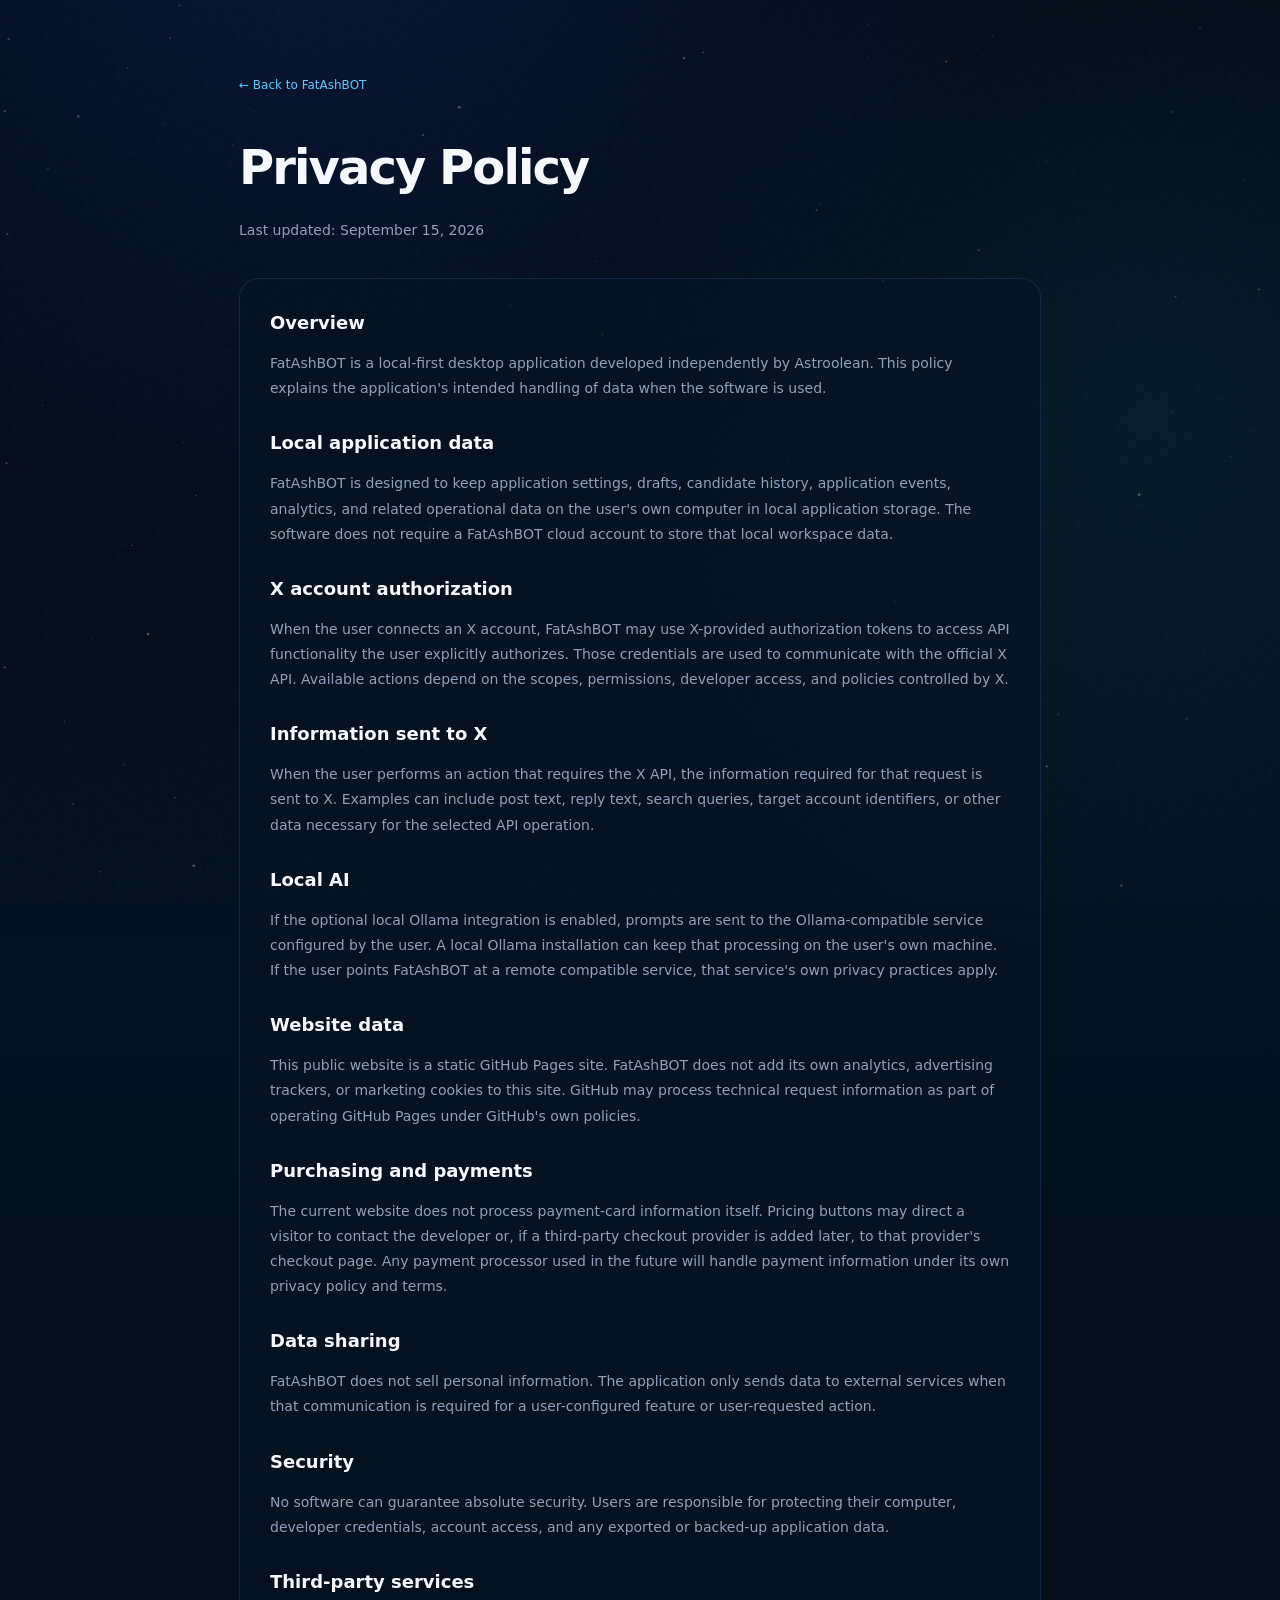
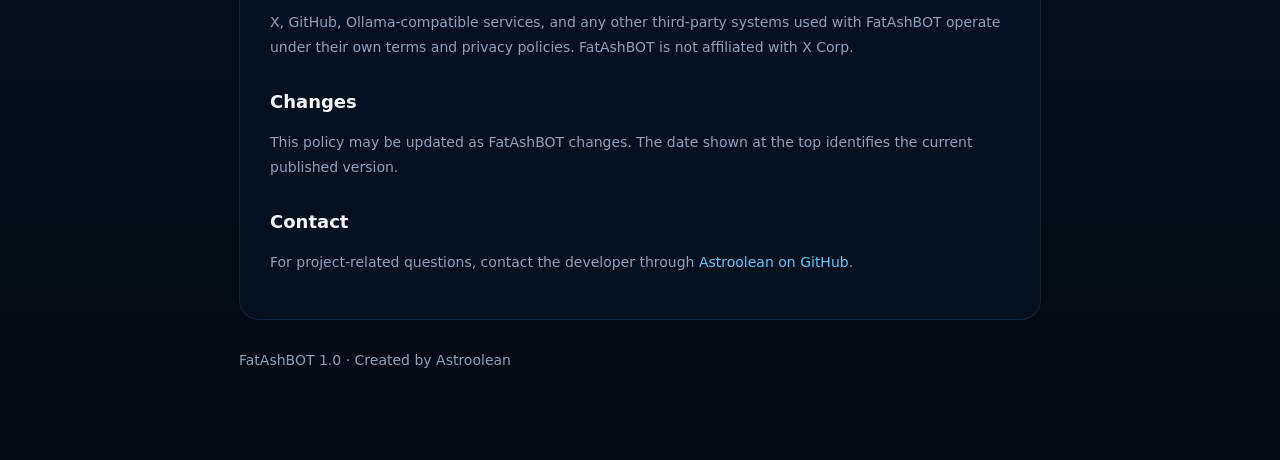
<file: website/privacy.html>
<!doctype html>
<html lang="en">
<head>
  <meta charset="utf-8">
  <meta name="author" content="Astroolean"><meta name="viewport" content="width=device-width,initial-scale=1"><meta name="theme-color" content="#061120">
  <meta name="description" content="FatAshBOT Privacy Policy"><link rel="canonical" href="https://astroolean.github.io/website/privacy.html"><title>Privacy Policy — FatAshBOT 1.0 by Astroolean</title>
  <link rel="icon" href="assets/favicon.svg" type="image/svg+xml"><link rel="stylesheet" href="css/styles.css">
</head>
<body class="legal-page"><canvas id="starfield" aria-hidden="true"></canvas><div class="page-noise" aria-hidden="true"></div>
  <main class="legal-wrap">
    <a class="legal-back" href="../index.html">← Back to FatAshBOT</a>
    <h1>Privacy Policy</h1><p class="legal-updated">Last updated: September 15, 2026</p>
    <article>
      <h2>Overview</h2>
      <p>FatAshBOT is a local-first desktop application developed independently by Astroolean. This policy explains the application's intended handling of data when the software is used.</p>
      <h2>Local application data</h2>
      <p>FatAshBOT is designed to keep application settings, drafts, candidate history, application events, analytics, and related operational data on the user's own computer in local application storage. The software does not require a FatAshBOT cloud account to store that local workspace data.</p>
      <h2>X account authorization</h2>
      <p>When the user connects an X account, FatAshBOT may use X-provided authorization tokens to access API functionality the user explicitly authorizes. Those credentials are used to communicate with the official X API. Available actions depend on the scopes, permissions, developer access, and policies controlled by X.</p>
      <h2>Information sent to X</h2>
      <p>When the user performs an action that requires the X API, the information required for that request is sent to X. Examples can include post text, reply text, search queries, target account identifiers, or other data necessary for the selected API operation.</p>
      <h2>Local AI</h2>
      <p>If the optional local Ollama integration is enabled, prompts are sent to the Ollama-compatible service configured by the user. A local Ollama installation can keep that processing on the user's own machine. If the user points FatAshBOT at a remote compatible service, that service's own privacy practices apply.</p>
      <h2>Website data</h2>
      <p>This public website is a static GitHub Pages site. FatAshBOT does not add its own analytics, advertising trackers, or marketing cookies to this site. GitHub may process technical request information as part of operating GitHub Pages under GitHub's own policies.</p>
      <h2>Purchasing and payments</h2>
      <p>The current website does not process payment-card information itself. Pricing buttons may direct a visitor to contact the developer or, if a third-party checkout provider is added later, to that provider's checkout page. Any payment processor used in the future will handle payment information under its own privacy policy and terms.</p>
      <h2>Data sharing</h2>
      <p>FatAshBOT does not sell personal information. The application only sends data to external services when that communication is required for a user-configured feature or user-requested action.</p>
      <h2>Security</h2>
      <p>No software can guarantee absolute security. Users are responsible for protecting their computer, developer credentials, account access, and any exported or backed-up application data.</p>
      <h2>Third-party services</h2>
      <p>X, GitHub, Ollama-compatible services, and any other third-party systems used with FatAshBOT operate under their own terms and privacy policies. FatAshBOT is not affiliated with X Corp.</p>
      <h2>Changes</h2>
      <p>This policy may be updated as FatAshBOT changes. The date shown at the top identifies the current published version.</p>
      <h2>Contact</h2>
      <p>For project-related questions, contact the developer through <a href="https://github.com/astroolean" target="_blank" rel="noreferrer">Astroolean on GitHub</a>.</p>
    </article>
    <p class="legal-updated" style="margin-top:28px">FatAshBOT 1.0 · Created by Astroolean</p>
  </main><script src="js/script.js"></script>
</body></html>
</file>
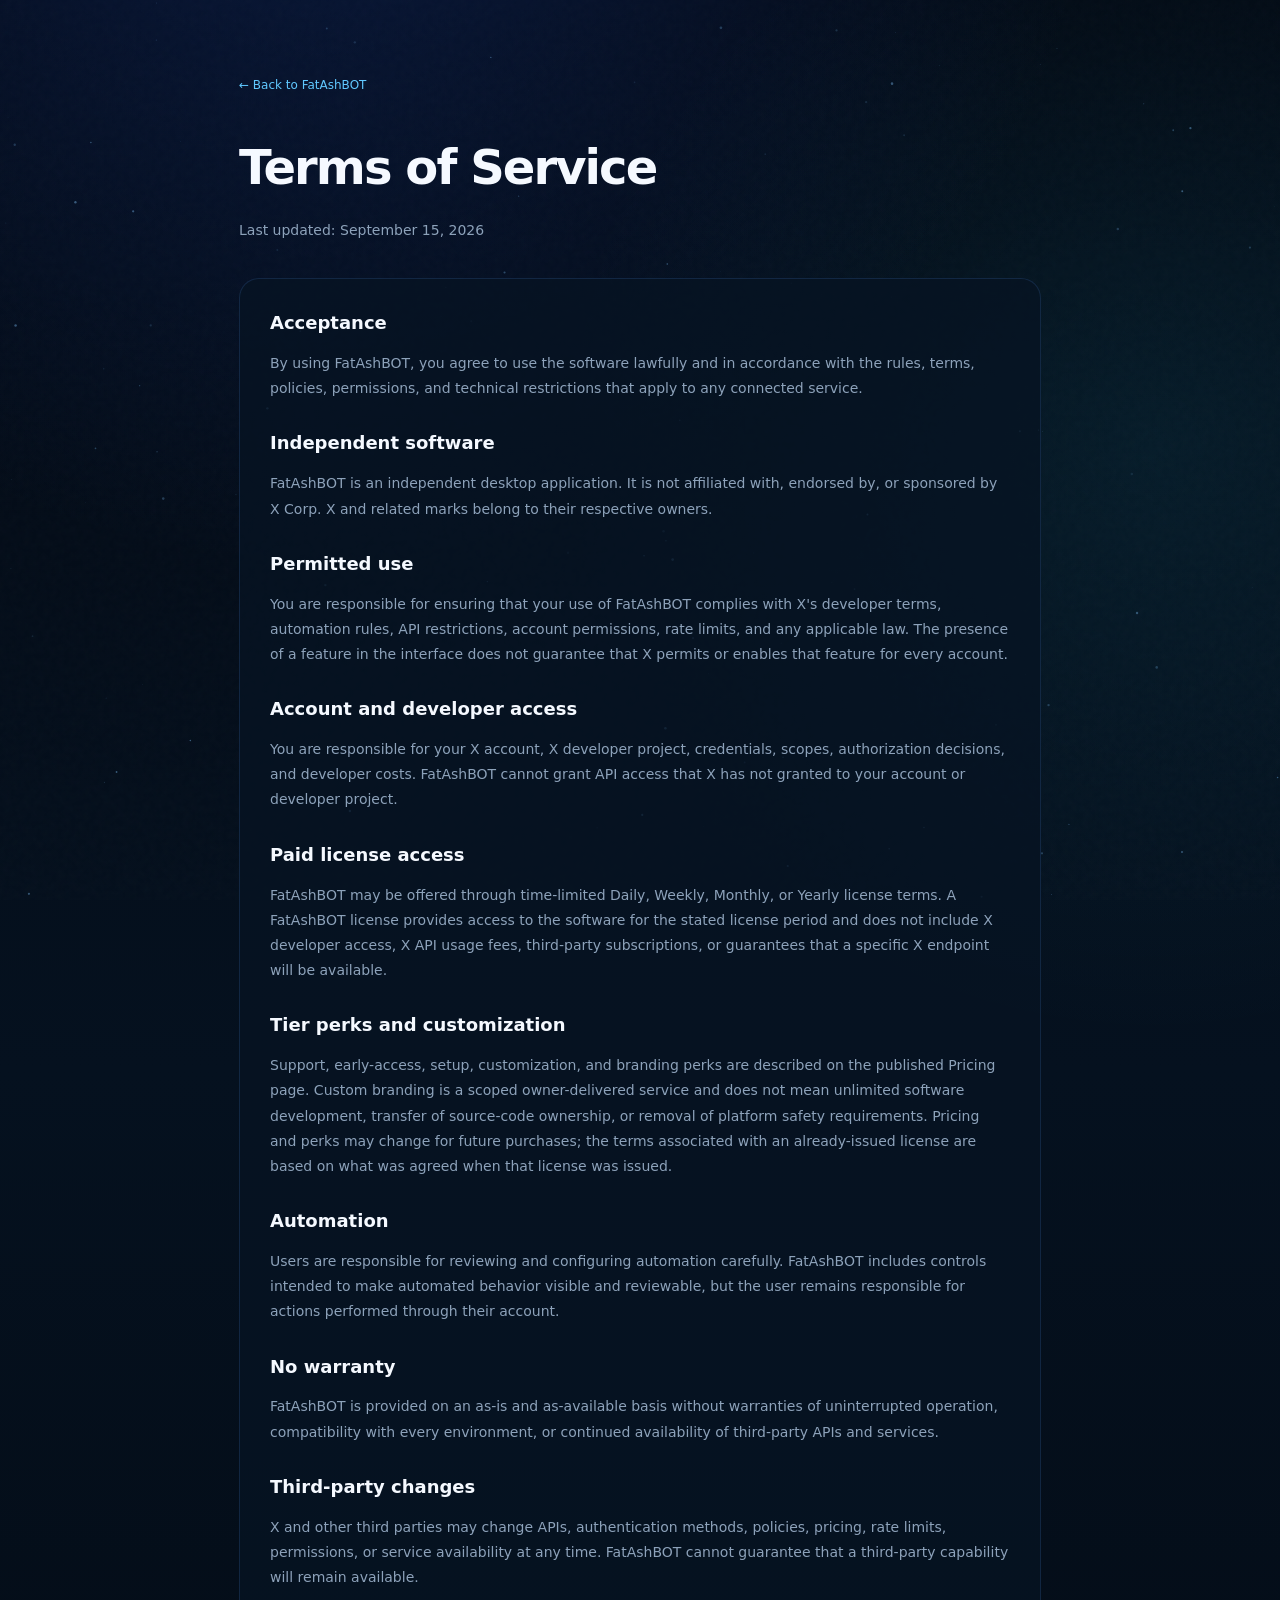
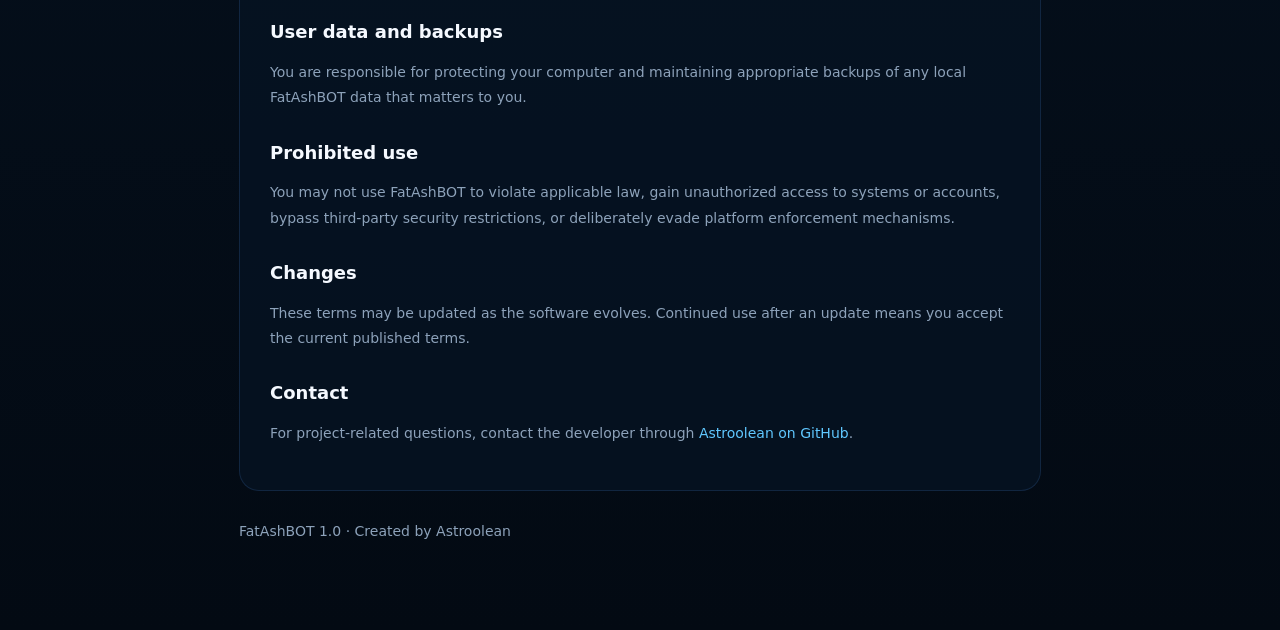
<file: website/terms.html>
<!doctype html>
<html lang="en">
<head>
  <meta charset="utf-8">
  <meta name="author" content="Astroolean"><meta name="viewport" content="width=device-width,initial-scale=1"><meta name="theme-color" content="#061120">
  <meta name="description" content="FatAshBOT Terms of Service"><link rel="canonical" href="https://astroolean.github.io/website/terms.html"><title>Terms of Service — FatAshBOT 1.0 by Astroolean</title>
  <link rel="icon" href="assets/favicon.svg" type="image/svg+xml"><link rel="stylesheet" href="css/styles.css">
</head>
<body class="legal-page"><canvas id="starfield" aria-hidden="true"></canvas><div class="page-noise" aria-hidden="true"></div>
  <main class="legal-wrap">
    <a class="legal-back" href="../index.html">← Back to FatAshBOT</a>
    <h1>Terms of Service</h1><p class="legal-updated">Last updated: September 15, 2026</p>
    <article>
      <h2>Acceptance</h2>
      <p>By using FatAshBOT, you agree to use the software lawfully and in accordance with the rules, terms, policies, permissions, and technical restrictions that apply to any connected service.</p>
      <h2>Independent software</h2>
      <p>FatAshBOT is an independent desktop application. It is not affiliated with, endorsed by, or sponsored by X Corp. X and related marks belong to their respective owners.</p>
      <h2>Permitted use</h2>
      <p>You are responsible for ensuring that your use of FatAshBOT complies with X's developer terms, automation rules, API restrictions, account permissions, rate limits, and any applicable law. The presence of a feature in the interface does not guarantee that X permits or enables that feature for every account.</p>
      <h2>Account and developer access</h2>
      <p>You are responsible for your X account, X developer project, credentials, scopes, authorization decisions, and developer costs. FatAshBOT cannot grant API access that X has not granted to your account or developer project.</p>
      <h2>Paid license access</h2>
      <p>FatAshBOT may be offered through time-limited Daily, Weekly, Monthly, or Yearly license terms. A FatAshBOT license provides access to the software for the stated license period and does not include X developer access, X API usage fees, third-party subscriptions, or guarantees that a specific X endpoint will be available.</p>
      <h2>Tier perks and customization</h2>
      <p>Support, early-access, setup, customization, and branding perks are described on the published Pricing page. Custom branding is a scoped owner-delivered service and does not mean unlimited software development, transfer of source-code ownership, or removal of platform safety requirements. Pricing and perks may change for future purchases; the terms associated with an already-issued license are based on what was agreed when that license was issued.</p>
      <h2>Automation</h2>
      <p>Users are responsible for reviewing and configuring automation carefully. FatAshBOT includes controls intended to make automated behavior visible and reviewable, but the user remains responsible for actions performed through their account.</p>
      <h2>No warranty</h2>
      <p>FatAshBOT is provided on an as-is and as-available basis without warranties of uninterrupted operation, compatibility with every environment, or continued availability of third-party APIs and services.</p>
      <h2>Third-party changes</h2>
      <p>X and other third parties may change APIs, authentication methods, policies, pricing, rate limits, permissions, or service availability at any time. FatAshBOT cannot guarantee that a third-party capability will remain available.</p>
      <h2>User data and backups</h2>
      <p>You are responsible for protecting your computer and maintaining appropriate backups of any local FatAshBOT data that matters to you.</p>
      <h2>Prohibited use</h2>
      <p>You may not use FatAshBOT to violate applicable law, gain unauthorized access to systems or accounts, bypass third-party security restrictions, or deliberately evade platform enforcement mechanisms.</p>
      <h2>Changes</h2>
      <p>These terms may be updated as the software evolves. Continued use after an update means you accept the current published terms.</p>
      <h2>Contact</h2>
      <p>For project-related questions, contact the developer through <a href="https://github.com/astroolean" target="_blank" rel="noreferrer">Astroolean on GitHub</a>.</p>
    </article>
    <p class="legal-updated" style="margin-top:28px">FatAshBOT 1.0 · Created by Astroolean</p>
  </main><script src="js/script.js"></script>
</body></html>
</file>
<file: website/css/styles.css>
:root {
  --bg: #040b14;
  --bg2: #071323;
  --panel: rgba(8, 21, 37, 0.78);
  --panel-strong: #09192b;
  --line: rgba(98, 160, 255, 0.20);
  --line-strong: rgba(72, 147, 255, 0.45);
  --text: #f5f9ff;
  --muted: #93a9c2;
  --blue: #4c8dff;
  --blue2: #2467ff;
  --cyan: #37e5ff;
  --violet: #786dff;
  --green: #54f0ad;
  --danger: #ff5a78;
  --max: 1220px;
  --radius: 24px;
  --shadow: 0 30px 80px rgba(0,0,0,.45);
}
* { box-sizing: border-box; }
html { scroll-behavior: smooth; }
body {
  margin: 0;
  color: var(--text);
  background:
    radial-gradient(circle at 25% -10%, rgba(39, 99, 255, .18), transparent 30%),
    radial-gradient(circle at 90% 20%, rgba(41, 218, 255, .08), transparent 28%),
    linear-gradient(180deg, #030913 0%, #05111f 48%, #030a13 100%);
  font-family: Inter, ui-sans-serif, system-ui, -apple-system, BlinkMacSystemFont, "Segoe UI", sans-serif;
  line-height: 1.55;
  overflow-x: hidden;
}
a { color: inherit; text-decoration: none; }
button, input { font: inherit; }
::selection { background: rgba(55,229,255,.25); color: #fff; }
.shell { width: min(calc(100% - 40px), var(--max)); margin-inline: auto; }
#starfield { position: fixed; inset: 0; width: 100%; height: 100%; z-index: -5; opacity: .6; }
.page-noise { position: fixed; inset: 0; pointer-events:none; z-index:-1; opacity:.025; background-image:url("data:image/svg+xml,%3Csvg viewBox='0 0 160 160' xmlns='http://www.w3.org/2000/svg'%3E%3Cfilter id='n'%3E%3CfeTurbulence type='fractalNoise' baseFrequency='.85' numOctaves='3' stitchTiles='stitch'/%3E%3C/filter%3E%3Crect width='100%25' height='100%25' filter='url(%23n)' opacity='.8'/%3E%3C/svg%3E"); }
.aurora { position: fixed; width: 720px; height: 720px; border-radius:50%; filter: blur(120px); z-index:-4; opacity:.11; pointer-events:none; }
.aurora-a { background:#2058ff; top:12%; left:-340px; }
.aurora-b { background:#00c9ff; right:-360px; top:44%; }
.site-header {
  width: min(calc(100% - 32px), 1320px);
  height: 72px;
  margin: 14px auto 0;
  padding: 0 18px;
  display:flex; align-items:center; gap:28px;
  border:1px solid rgba(119,166,255,.18);
  background:rgba(3,11,21,.76);
  backdrop-filter: blur(22px) saturate(1.2);
  border-radius:20px;
  position: sticky; top: 12px; z-index: 100;
  box-shadow: 0 12px 50px rgba(0,0,0,.25);
}
.brand { display:flex; align-items:center; gap:11px; min-width:220px; }
.brand img { filter: drop-shadow(0 0 18px rgba(51,156,255,.35)); }
.brand span { display:flex; flex-direction:column; line-height:1.05; }
.brand strong { font-size:17px; letter-spacing:-.02em; }
.brand small { color:#7894b4; font-size:10px; text-transform:uppercase; letter-spacing:.14em; margin-top:5px; }
.nav { margin-left:auto; display:flex; gap:7px; }
.nav a { color:#9bb0c8; font-size:13px; padding:10px 11px; border-radius:10px; transition:.2s ease; }
.nav a:hover { color:#fff; background:rgba(71,128,255,.10); }
.header-cta { font-size:12px; font-weight:800; letter-spacing:.03em; padding:11px 14px; border-radius:11px; border:1px solid rgba(70,155,255,.38); background:linear-gradient(180deg,rgba(45,112,255,.16),rgba(45,112,255,.08)); }
.menu-button { display:none; width:42px;height:42px;border:0;border-radius:10px;background:rgba(255,255,255,.06);padding:10px; }
.menu-button span { display:block;height:2px;background:#cfe3ff;margin:4px 0;border-radius:2px; }
.hero { min-height: 760px; display:grid; grid-template-columns: 1.02fr .98fr; gap:52px; align-items:center; padding:92px 0 74px; }
.hero-copy { position:relative; z-index:2; }
.eyebrow, .kicker { display:flex; align-items:center; gap:9px; color:#78a7e6; font-size:11px; font-weight:800; letter-spacing:.16em; text-transform:uppercase; }
.pulse { width:8px;height:8px;border-radius:50%;background:var(--cyan); box-shadow:0 0 0 0 rgba(55,229,255,.45); animation:pulse 2.2s infinite; }
@keyframes pulse { 70%{box-shadow:0 0 0 8px rgba(55,229,255,0)} 100%{box-shadow:0 0 0 0 rgba(55,229,255,0)} }
.hero h1 { margin:18px 0 22px; font-size: clamp(54px, 6.5vw, 88px); line-height:.94; letter-spacing:-.055em; max-width:780px; }
.hero h1 span { background:linear-gradient(90deg,#a6cbff 5%,#55ddff 55%,#7e8dff 100%); -webkit-background-clip:text; background-clip:text; color:transparent; text-shadow:0 0 50px rgba(70,163,255,.10); }
.hero-lead { max-width:680px; color:#9bb0c7; font-size:18px; line-height:1.75; }
.hero-actions { display:flex; gap:12px; flex-wrap:wrap; margin:30px 0 30px; }
.button { display:inline-flex; align-items:center; justify-content:center; min-height:48px; padding:0 19px; border-radius:13px; font-size:13px; font-weight:850; letter-spacing:.02em; transition: transform .2s ease, border-color .2s ease, box-shadow .2s ease; }
.button:hover { transform:translateY(-2px); }
.button-primary { color:#031120; background:linear-gradient(135deg,#7ecbff,#42e0ff 55%,#7395ff); box-shadow:0 12px 34px rgba(46,173,255,.18); }
.button-secondary { border:1px solid rgba(103,160,255,.28); background:rgba(12,30,51,.55); color:#c8d9ef; }
.hero-trust { display:flex; gap:18px; flex-wrap:wrap; color:#7790aa; font-size:11px; font-weight:700; }
.hero-trust span { display:flex;align-items:center;gap:7px; }
.hero-trust i { width:5px;height:5px;border-radius:50%;background:#3fcaff;box-shadow:0 0 10px rgba(63,202,255,.8); }
.signal-strip { border-top:1px solid rgba(73,134,220,.12);border-bottom:1px solid rgba(73,134,220,.12);background:rgba(5,15,27,.58);overflow:hidden; }
.signal-track { max-width:1400px;margin:auto;min-height:56px;display:flex;align-items:center;justify-content:space-around;gap:16px;padding:0 20px;color:#547391;font-size:10px;font-weight:850;letter-spacing:.18em;white-space:nowrap }.signal-track b{color:#1b6c9a;font-size:6px}
.section { padding:118px 0; }
.section-heading { max-width:760px; margin-bottom:42px; }.section-heading h2,.detail-copy h2,.cta-section h2{font-size:clamp(38px,5vw,62px);line-height:1.02;letter-spacing:-.045em;margin:14px 0 18px}.section-heading p,.detail-copy>p,.cta-section p{color:#8fa6bf;font-size:17px;line-height:1.75}
.feature-grid { display:grid;grid-template-columns:repeat(4,1fr);gap:12px; }.feature-card{min-height:220px;padding:22px;border:1px solid var(--line);background:linear-gradient(180deg,rgba(9,25,44,.76),rgba(6,17,30,.78));border-radius:18px;position:relative;overflow:hidden;transition:.25s ease}.feature-card:after{content:"";position:absolute;inset:auto 0 0;height:2px;background:linear-gradient(90deg,transparent,rgba(67,204,255,.55),transparent);opacity:0;transition:.25s}.feature-card:hover{transform:translateY(-4px);border-color:rgba(72,165,255,.38);box-shadow:0 20px 48px rgba(0,0,0,.25)}.feature-card:hover:after{opacity:1}.feature-index{color:#4b8edb;font-family:ui-monospace,SFMono-Regular,Menlo,monospace;font-size:11px;font-weight:800}.feature-card h3{font-size:18px;margin:28px 0 9px}.feature-card p{margin:0;color:#7e96b0;font-size:13px;line-height:1.7}
.workflow-board { position:relative; display:grid;gap:10px; }.workflow-line{position:absolute;left:25px;top:28px;bottom:28px;width:1px;background:linear-gradient(#3cb8ff,rgba(67,141,255,.16),#5369ff);box-shadow:0 0 18px rgba(58,158,255,.25)}.workflow-board article{position:relative;display:grid;grid-template-columns:50px 1fr;gap:18px;padding:20px 22px 20px 0;border-bottom:1px solid rgba(83,135,203,.11)}.workflow-board article>span{width:50px;height:50px;display:grid;place-items:center;background:#071526;border:1px solid rgba(70,153,255,.30);border-radius:50%;font-size:10px;color:#6ecbff;z-index:2}.workflow-board h3{margin:2px 0 5px;font-size:20px}.workflow-board p{margin:0;color:#7e95af;font-size:14px}
.security-layout { display:grid;grid-template-columns:repeat(4,1fr);gap:12px; }.security-panel{padding:25px;border:1px solid rgba(88,151,236,.16);background:rgba(6,19,34,.74);border-radius:18px}.security-icon{width:40px;height:40px;display:grid;place-items:center;border-radius:11px;background:rgba(52,141,255,.10);border:1px solid rgba(65,163,255,.25);color:#73d5ff;font-size:18px}.security-panel h3{font-size:17px;margin:28px 0 8px}.security-panel p{color:#829ab4;font-size:13px;margin:0;line-height:1.7}.compliance-note{margin-top:14px;padding:22px 24px;border:1px solid rgba(255,190,72,.18);background:linear-gradient(90deg,rgba(86,57,13,.15),rgba(20,22,29,.35));border-radius:18px;display:flex;gap:28px;align-items:center}.compliance-note div{max-width:50%;display:flex;flex-direction:column;gap:4px}.compliance-note span{font-size:9px;color:#ffbd5b;letter-spacing:.16em;font-weight:900}.compliance-note strong{font-size:13px}.compliance-note p{margin:0;color:#9b8e78;font-size:12px}
.architecture-card { border:1px solid rgba(84,150,238,.18);background:radial-gradient(circle at 50% 0%,rgba(50,112,255,.11),transparent 42%),rgba(5,15,27,.68);border-radius:24px;padding:30px;display:flex;align-items:center;gap:25px;box-shadow:inset 0 1px rgba(255,255,255,.025)}.arch-path{width:70px;height:1px;background:linear-gradient(90deg,#4379ff,#45e2ff);position:relative}.arch-path:after{content:"";position:absolute;width:6px;height:6px;border-radius:50%;background:#46dfff;right:-2px;top:-2px;box-shadow:0 0 14px #46dfff}.arch-cluster{flex:1;display:grid;grid-template-columns:repeat(3,1fr);gap:10px}.arch-node{padding:18px;border:1px solid rgba(78,145,232,.17);background:#081728;border-radius:14px;display:flex;flex-direction:column}.arch-user{min-width:210px;padding:26px}.arch-node span{font-size:8px;color:#4484cf;font-weight:900}.arch-node strong{font-size:14px;margin:10px 0 2px}.arch-node small{color:#5f7895;font-size:10px}
.detail-band { display:grid;grid-template-columns:1fr .92fr;gap:70px;align-items:center; }.detail-copy ul{list-style:none;padding:0;margin:28px 0 0;display:grid;gap:12px}.detail-copy li{display:grid;grid-template-columns:30px 1fr;gap:12px;color:#91a6bd;font-size:14px;padding-bottom:12px;border-bottom:1px solid rgba(86,137,203,.10)}.detail-copy li span{color:#49bfff;font-size:9px;font-weight:900;padding-top:3px}.detail-visual{position:relative}.mini-window{border:1px solid rgba(73,149,246,.25);background:linear-gradient(180deg,#0a1b2e,#06111e);border-radius:20px;padding:24px;box-shadow:var(--shadow);position:relative;overflow:hidden}.mini-window:before{content:"";position:absolute;width:260px;height:260px;border-radius:50%;background:#245dff;filter:blur(100px);opacity:.13;right:-100px;top:-110px}.mini-top{display:flex;justify-content:space-between;color:#6b87a4;font-size:9px;text-transform:uppercase;letter-spacing:.12em}.mini-top b{color:#53c9ff}.mini-window h3{font-size:25px;margin:32px 0 10px}.mini-window>p{color:#8199b3;font-size:13px}.mini-rule{height:1px;background:rgba(80,146,230,.14);margin:22px 0 8px}.mini-row{display:flex;justify-content:space-between;padding:12px 0;border-bottom:1px solid rgba(80,146,230,.09);font-size:12px;color:#849ab2}.mini-row strong{color:#ff6b82;font-size:10px;letter-spacing:.08em}.mini-row strong.good{color:#51e7ad}
.faq-list { display:grid;gap:9px; }.faq details{border:1px solid rgba(82,143,222,.14);background:rgba(7,19,34,.72);border-radius:14px;padding:0 18px}.faq summary{cursor:pointer;list-style:none;padding:18px 2px;font-weight:750;font-size:14px;display:flex;justify-content:space-between;align-items:center}.faq summary:after{content:"+";color:#52bfff;font-size:20px;font-weight:400}.faq details[open] summary:after{content:"–"}.faq details p{margin:0 0 20px;color:#8197af;font-size:13px;max-width:900px}.faq summary::-webkit-details-marker{display:none}
.cta-section { margin-top:45px;margin-bottom:80px;padding:46px 48px;border:1px solid rgba(89,164,255,.23);background:radial-gradient(circle at 90% 50%,rgba(49,189,255,.13),transparent 24%),linear-gradient(120deg,rgba(18,48,87,.78),rgba(7,18,31,.92));border-radius:26px;display:flex;align-items:center;justify-content:space-between;gap:30px}.cta-section h2{font-size:clamp(34px,4vw,53px);margin-bottom:14px}.cta-section p{font-size:14px;max-width:700px}
.site-footer { padding:28px 0 38px;border-top:1px solid rgba(80,136,205,.11);display:grid;grid-template-columns:1fr auto;gap:22px;align-items:center}.footer-brand{display:flex;align-items:center;gap:11px}.footer-brand div{display:flex;flex-direction:column}.footer-brand strong{font-size:14px}.footer-brand small{color:#58728f;font-size:10px}.footer-links{display:flex;gap:18px;color:#7790aa;font-size:11px}.footer-links a:hover{color:#fff}.site-footer>p{grid-column:1/-1;margin:0;color:#4e667f;font-size:10px}
.reveal { opacity:0; transform:translateY(18px); transition:opacity .7s ease,transform .7s ease; }.reveal.visible{opacity:1;transform:none}
.legal-page { min-height:100vh; padding:72px 0; }.legal-wrap{max-width:850px;margin:auto;padding:0 24px}.legal-back{display:inline-flex;align-items:center;gap:8px;color:#79b7ef;font-size:12px;margin-bottom:35px}.legal-wrap h1{font-size:48px;letter-spacing:-.04em;margin:0 0 12px}.legal-updated{color:#6f86a1;font-size:12px}.legal-wrap article{margin-top:35px;border:1px solid rgba(78,143,230,.17);background:rgba(7,20,35,.78);border-radius:20px;padding:30px}.legal-wrap h2{font-size:18px;margin:28px 0 8px}.legal-wrap h2:first-child{margin-top:0}.legal-wrap p,.legal-wrap li{color:#8da2ba;font-size:14px;line-height:1.8}.legal-wrap a{color:#60c8ff}
@media(max-width:1050px){.nav{display:none}.hero{grid-template-columns:1fr;padding-top:70px}.hero-copy{max-width:820px}.feature-grid,.security-layout{grid-template-columns:repeat(2,1fr)}.detail-band{grid-template-columns:1fr}.architecture-card{flex-direction:column;align-items:stretch}.arch-path{width:1px;height:45px;margin:auto;background:linear-gradient(#4379ff,#45e2ff)}.arch-path:after{right:-2px;top:auto;bottom:-2px}.arch-user{min-width:0}.menu-button{display:block;margin-left:auto}.header-cta{display:none}.site-header.open .nav{position:absolute;display:flex;flex-direction:column;left:12px;right:12px;top:78px;padding:12px;border:1px solid rgba(93,155,240,.2);background:#06111f;border-radius:14px;box-shadow:0 20px 50px rgba(0,0,0,.4)}}
@media(max-width:720px){.shell{width:min(calc(100% - 24px),var(--max))}.site-header{width:calc(100% - 18px);height:64px;margin-top:8px}.brand small{display:none}.hero{min-height:auto;padding:64px 0}.hero h1{font-size:clamp(49px,15vw,70px)}.hero-lead{font-size:15px}.hero-trust{display:grid;grid-template-columns:1fr 1fr}.feature-grid,.security-layout,.arch-cluster{grid-template-columns:1fr}.section{padding:78px 0}.section-heading h2,.detail-copy h2,.cta-section h2{font-size:38px}.compliance-note{flex-direction:column;align-items:flex-start}.compliance-note div{max-width:none}.architecture-card{padding:18px}.cta-section{padding:30px 24px;flex-direction:column;align-items:flex-start}.site-footer{grid-template-columns:1fr}.footer-links{flex-wrap:wrap}.signal-track{justify-content:flex-start;overflow:hidden}.hero-actions .button{width:100%}}
@media(prefers-reduced-motion:reduce){html{scroll-behavior:auto}.pulse{animation:none}.reveal{opacity:1;transform:none;transition:none}}

/* Product signal hero, intentionally not a mock application screenshot. */
.hero-signal{position:relative;min-height:540px;display:grid;place-items:center}.signal-halo{position:absolute;width:78%;height:72%;border-radius:50%;background:radial-gradient(circle,rgba(41,146,255,.24),rgba(45,89,255,.06) 45%,transparent 72%);filter:blur(38px)}.signal-card{position:relative;width:100%;max-width:560px;padding:28px;border:1px solid rgba(111,174,255,.25);background:linear-gradient(160deg,rgba(11,30,51,.94),rgba(4,13,24,.96));border-radius:26px;box-shadow:0 42px 100px rgba(0,0,0,.48),inset 0 1px rgba(255,255,255,.04);overflow:hidden}.signal-card:before{content:"";position:absolute;inset:0;background:linear-gradient(120deg,transparent 0 42%,rgba(75,204,255,.045) 50%,transparent 58%);pointer-events:none}.signal-card-head{display:flex;align-items:center;justify-content:space-between;padding-bottom:22px;border-bottom:1px solid rgba(95,154,234,.14)}.signal-card-head>div{display:flex;flex-direction:column;gap:4px}.signal-card-head span,.signal-copy small,.signal-access small{color:#4d92d9;font-size:9px;font-weight:900;letter-spacing:.18em}.signal-card-head strong{font-size:14px}.signal-card-head em{font-style:normal;color:#6de8ff;border:1px solid rgba(79,206,255,.25);background:rgba(39,150,255,.08);padding:7px 10px;border-radius:999px;font-size:9px;font-weight:900;letter-spacing:.12em}.signal-main{display:grid;grid-template-columns:94px 1fr;gap:22px;align-items:center;padding:30px 0}.signal-mark-wrap{width:94px;height:94px;border-radius:24px;display:grid;place-items:center;border:1px solid rgba(73,184,255,.28);background:radial-gradient(circle at 30% 20%,rgba(72,200,255,.2),rgba(18,66,124,.4) 42%,rgba(6,20,37,.92));box-shadow:0 0 45px rgba(43,148,255,.14)}.signal-mark-wrap img{width:58px;height:58px;filter:drop-shadow(0 0 20px rgba(70,200,255,.32))}.signal-copy h3{font-size:24px;line-height:1.08;letter-spacing:-.03em;margin:8px 0}.signal-copy p{font-size:12px;color:#7892ad;line-height:1.65;margin:0}.signal-stats{display:grid;grid-template-columns:1fr 1fr;gap:10px}.signal-stats article{padding:17px;border:1px solid rgba(88,150,232,.14);background:rgba(6,20,35,.62);border-radius:14px;display:flex;flex-direction:column;gap:3px}.signal-stats strong{font-size:15px;color:#dff1ff}.signal-stats span{font-size:9px;color:#607d9b;text-transform:uppercase;letter-spacing:.1em}.signal-access{margin-top:18px;padding:16px 17px;border:1px solid rgba(66,204,255,.2);background:linear-gradient(90deg,rgba(33,121,210,.12),rgba(31,51,104,.1));border-radius:14px;display:flex;justify-content:space-between;gap:16px;align-items:center}.signal-access>div{display:flex;flex-direction:column;gap:3px}.signal-access strong{font-size:11px}.signal-access a{font-size:10px;font-weight:900;color:#75ddff;text-transform:uppercase;letter-spacing:.08em}.signal-access a span{display:inline-block;margin-left:5px;transition:transform .2s}.signal-access a:hover span{transform:translateX(4px)}

/* Pricing */
.pricing-main{padding-bottom:90px}.pricing-hero{padding:112px 0 56px;text-align:center}.pricing-hero .eyebrow{justify-content:center}.pricing-hero h1{font-size:clamp(54px,7vw,92px);line-height:.94;letter-spacing:-.055em;margin:18px auto 22px;max-width:1000px}.pricing-hero h1 span{background:linear-gradient(90deg,#9fc7ff,#55e3ff 52%,#9386ff);-webkit-background-clip:text;background-clip:text;color:transparent}.pricing-hero>p{max-width:820px;margin:0 auto;color:#91a8c1;font-size:18px;line-height:1.75}.pricing-trust{margin:28px auto 0;display:flex;justify-content:center;gap:18px;flex-wrap:wrap;color:#7892ad;font-size:11px;font-weight:750}.pricing-trust span::first-letter{color:#5be8b1}.pricing-shell{padding:25px 0 88px}.pricing-grid{display:grid;grid-template-columns:repeat(4,1fr);gap:14px;align-items:stretch}.price-card{position:relative;min-width:0;padding:26px 22px 24px;border:1px solid rgba(93,153,235,.17);background:linear-gradient(180deg,rgba(9,25,43,.88),rgba(5,15,27,.9));border-radius:22px;box-shadow:0 24px 60px rgba(0,0,0,.18);overflow:hidden}.price-card:before{content:"";position:absolute;inset:0 0 auto;height:2px;background:linear-gradient(90deg,transparent,rgba(85,191,255,.35),transparent)}.price-card.featured{border-color:rgba(73,191,255,.48);transform:translateY(-9px);box-shadow:0 28px 80px rgba(22,111,202,.16)}.price-card.featured:before{background:linear-gradient(90deg,transparent,#49d5ff,transparent)}.price-card.premium{border-color:rgba(136,112,255,.42);background:radial-gradient(circle at 90% 0%,rgba(110,74,255,.14),transparent 28%),linear-gradient(180deg,rgba(12,24,48,.94),rgba(7,15,31,.93))}.price-card.premium:before{background:linear-gradient(90deg,transparent,#8c7bff,#4bdcff,transparent)}.price-card-top{display:flex;justify-content:space-between;gap:10px;align-items:center}.price-badge{font-size:8px;font-weight:950;letter-spacing:.15em;color:#5edcff;border:1px solid rgba(80,198,255,.2);background:rgba(54,160,255,.08);padding:6px 8px;border-radius:999px}.price-card.premium .price-badge{color:#b6a9ff;border-color:rgba(143,118,255,.25);background:rgba(115,85,255,.08)}.tier-status{font-size:9px;color:#607b99;font-weight:800}.price-card h2{font-size:31px;letter-spacing:-.04em;margin:28px 0 7px}.tier-kicker{min-height:64px;color:#7f98b2;font-size:12px;line-height:1.65}.price-line{display:flex;align-items:flex-end;gap:8px;margin:22px 0}.price-line strong{font-size:40px;line-height:1;letter-spacing:-.05em}.price-line span{font-size:10px;color:#68839f;padding-bottom:5px}.tier-buy{width:100%}.perk-divider{height:1px;background:rgba(86,143,218,.13);margin:24px 0 18px}.included-label{font-size:8px;letter-spacing:.16em;font-weight:950;color:#4d7fb4}.perk-list{list-style:none;margin:13px 0 0;padding:0;display:grid;gap:12px}.perk-list li{display:grid;grid-template-columns:17px 1fr;gap:7px;color:#8da4bc;font-size:11px;line-height:1.5}.perk-list li span{color:#57e9ae;font-weight:950}.tier-philosophy,.brand-service{margin-top:20px;padding:42px;border:1px solid rgba(88,151,236,.17);background:rgba(7,20,35,.72);border-radius:24px;display:grid;grid-template-columns:1fr 1fr;gap:45px;align-items:center}.tier-philosophy h2,.brand-service h2{font-size:clamp(34px,4vw,52px);line-height:1.02;letter-spacing:-.045em;margin:14px 0}.tier-philosophy p,.brand-service p{color:#829ab4;font-size:14px;line-height:1.75}.tier-ladder{display:grid;gap:9px}.tier-ladder div{display:grid;grid-template-columns:42px 1fr auto;align-items:center;padding:14px 16px;border:1px solid rgba(79,141,222,.13);background:#071626;border-radius:13px}.tier-ladder span{font-family:ui-monospace,SFMono-Regular,Menlo,monospace;color:#4b83c5;font-size:10px}.tier-ladder strong{font-size:14px}.tier-ladder small{font-size:9px;color:#6883a0;text-transform:uppercase;letter-spacing:.12em}.tier-ladder .active{border-color:rgba(126,105,255,.4);background:linear-gradient(90deg,rgba(79,64,173,.16),rgba(7,22,38,.9));box-shadow:0 0 34px rgba(92,77,255,.08)}.brand-service{margin-top:14px;background:radial-gradient(circle at 82% 50%,rgba(81,77,255,.13),transparent 32%),rgba(7,20,35,.72)}.brand-service ul{list-style:none;padding:0;margin:26px 0 0;display:grid;gap:10px}.brand-service li{display:grid;grid-template-columns:28px 1fr;gap:8px;border-bottom:1px solid rgba(83,140,215,.1);padding-bottom:10px;color:#93a8bf;font-size:12px}.brand-service li span{color:#5ea8ef;font-size:9px;font-weight:900}.brand-orbit{min-height:360px;position:relative;display:grid;place-items:center}.brand-orbit-ring{position:absolute;border-radius:50%;border:1px solid rgba(85,158,255,.18)}.ring-a{width:310px;height:310px;box-shadow:0 0 60px rgba(61,97,255,.07)}.ring-b{width:225px;height:225px;border-color:rgba(105,224,255,.22);box-shadow:inset 0 0 60px rgba(43,183,255,.05)}.brand-core{position:relative;width:160px;height:160px;border-radius:34px;border:1px solid rgba(112,175,255,.3);background:linear-gradient(145deg,rgba(17,53,96,.95),rgba(10,22,43,.96));display:flex;flex-direction:column;justify-content:center;align-items:center;box-shadow:0 25px 65px rgba(0,0,0,.35),0 0 50px rgba(73,121,255,.1)}.brand-core img{width:48px;margin-bottom:10px}.brand-core strong{font-size:12px;letter-spacing:.08em}.brand-core small{font-size:8px;color:#62809f;margin-top:4px}.pricing-notes{display:grid;grid-template-columns:repeat(3,1fr);gap:12px;padding:14px 0 0}.pricing-notes article{padding:22px;border:1px solid rgba(88,148,227,.13);background:rgba(6,18,32,.67);border-radius:17px}.pricing-notes span{font-size:9px;color:#4f8bd1;font-weight:900}.pricing-notes h3{font-size:15px;margin:22px 0 6px}.pricing-notes p{color:#718aa5;font-size:11px;line-height:1.7;margin:0}.pricing-notes code{color:#7bdcff}.purchase-overlay{position:fixed;inset:0;z-index:500;background:rgba(1,7,14,.78);backdrop-filter:blur(14px);display:grid;place-items:center;padding:22px;opacity:0;transition:opacity .18s ease}.purchase-overlay.open{opacity:1}.purchase-overlay[hidden]{display:none}.purchase-dialog{position:relative;width:min(100%,560px);padding:34px;border:1px solid rgba(90,169,255,.3);background:linear-gradient(160deg,#0a1d32,#06101e);border-radius:24px;box-shadow:0 40px 100px rgba(0,0,0,.55);outline:none}.dialog-close{position:absolute;right:16px;top:14px;width:36px;height:36px;border-radius:10px;border:1px solid rgba(104,155,220,.16);background:rgba(255,255,255,.04);color:#9bb4ce;font-size:22px;cursor:pointer}.purchase-kicker{font-size:9px;letter-spacing:.16em;color:#55cfff;font-weight:950}.purchase-dialog h2{font-size:34px;letter-spacing:-.04em;margin:12px 0 8px}.purchase-dialog>p{color:#879fb8;font-size:13px;line-height:1.7}.purchase-callout{margin:22px 0;padding:16px;border:1px solid rgba(67,190,255,.16);background:rgba(36,138,220,.08);border-radius:13px;color:#89a4be;font-size:11px;line-height:1.65}.purchase-actions{display:flex;gap:10px;flex-wrap:wrap}.purchase-actions button{cursor:pointer}

@media(max-width:1180px){.pricing-grid{grid-template-columns:repeat(2,1fr)}.price-card.featured{transform:none}}
@media(max-width:1050px){.hero-signal{min-height:0;max-width:760px;width:100%;margin:auto}.tier-philosophy,.brand-service{grid-template-columns:1fr}.brand-orbit{min-height:300px}}
@media(max-width:720px){.signal-main{grid-template-columns:1fr}.signal-mark-wrap{width:76px;height:76px}.signal-stats{grid-template-columns:1fr 1fr}.signal-access{align-items:flex-start;flex-direction:column}.pricing-hero{padding-top:75px}.pricing-hero h1{font-size:clamp(48px,14vw,68px)}.pricing-hero>p{font-size:15px}.pricing-grid{grid-template-columns:1fr}.price-card{padding:23px}.tier-philosophy,.brand-service{padding:27px 22px}.pricing-notes{grid-template-columns:1fr}.purchase-actions .button{width:100%}}
</file>
